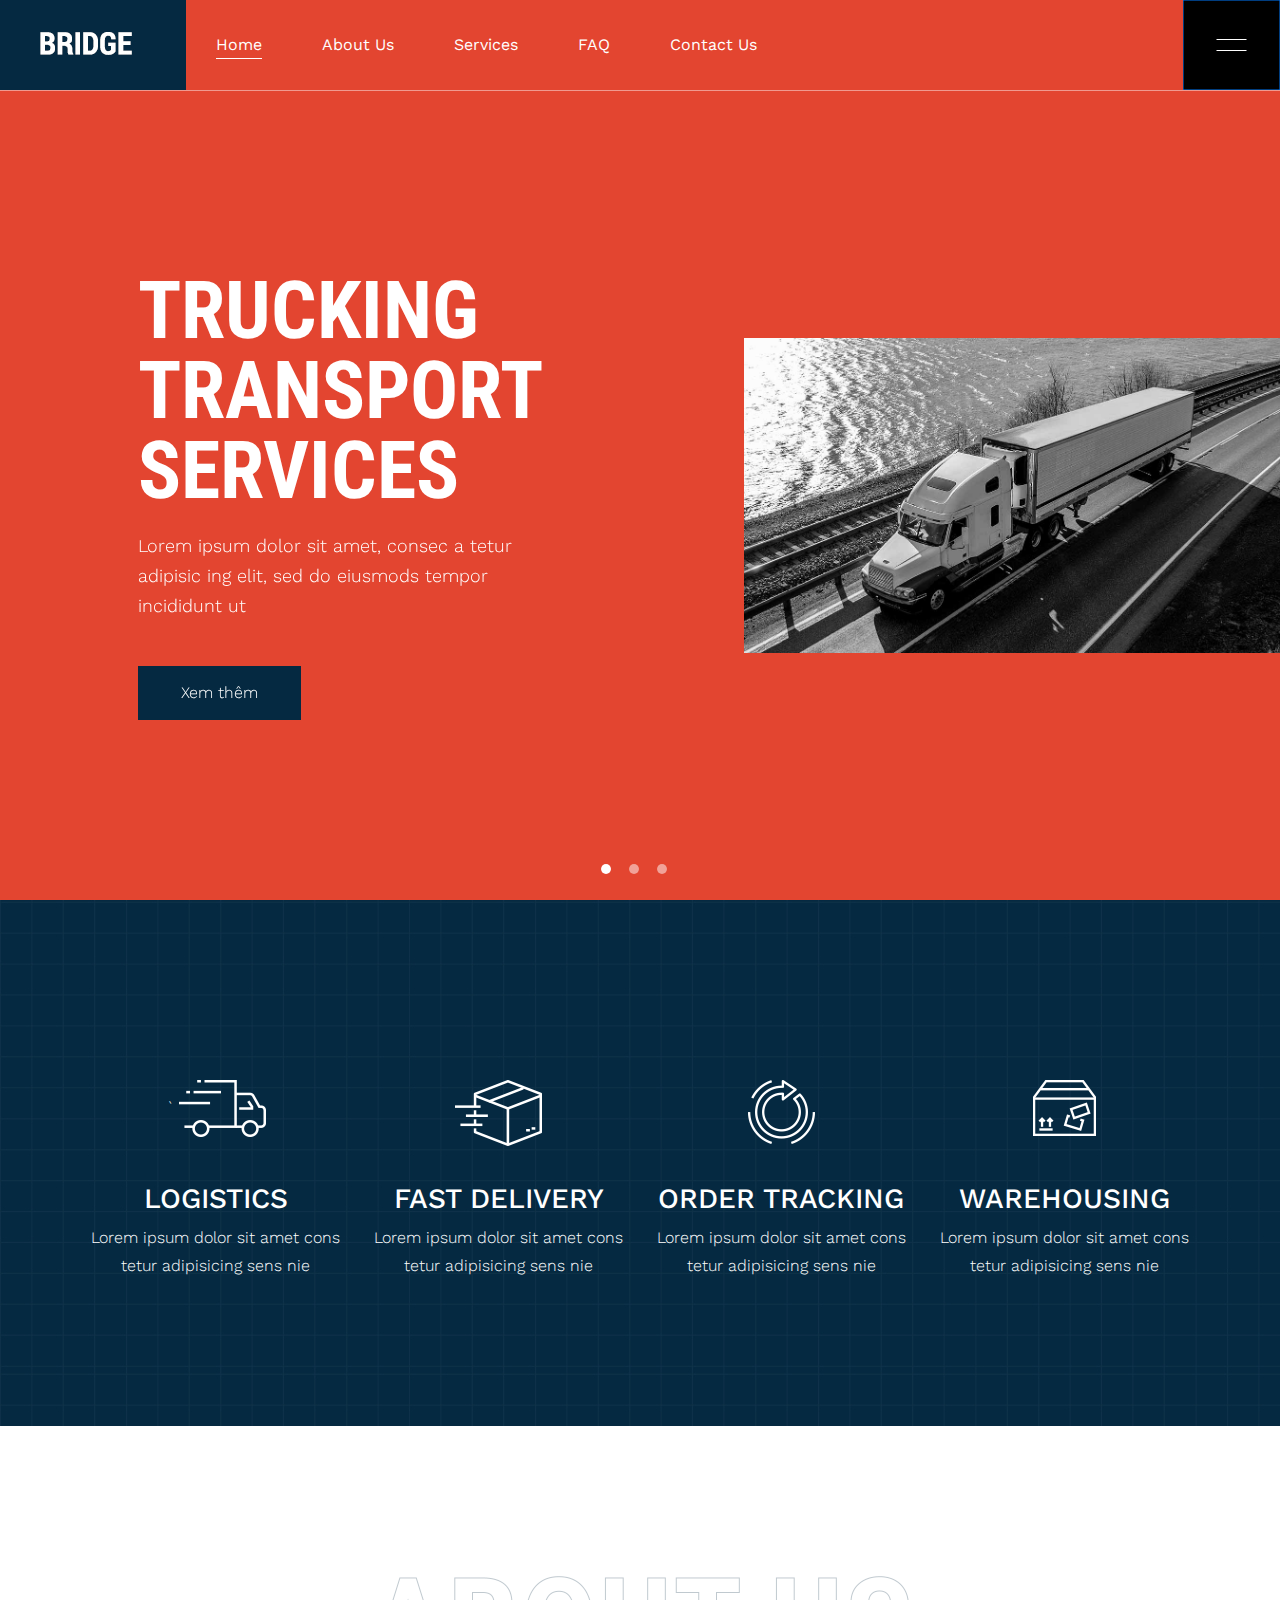
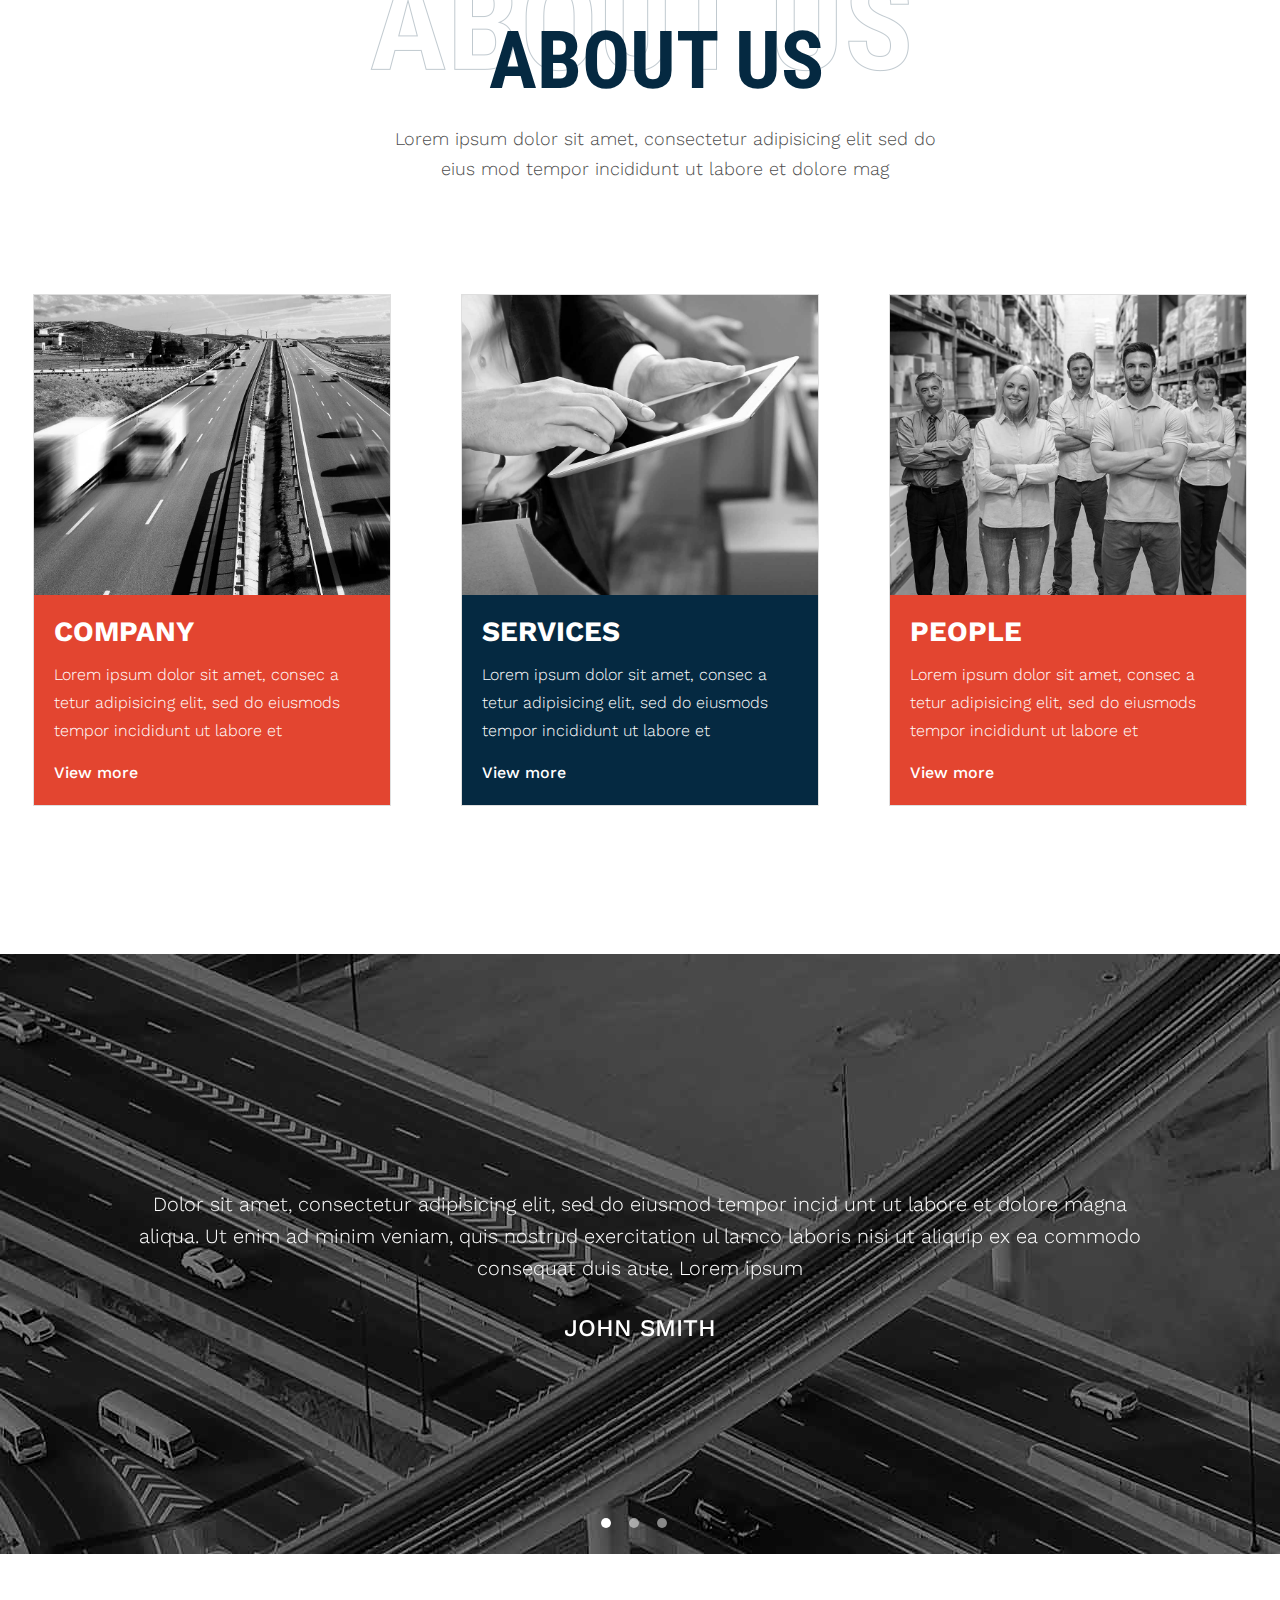
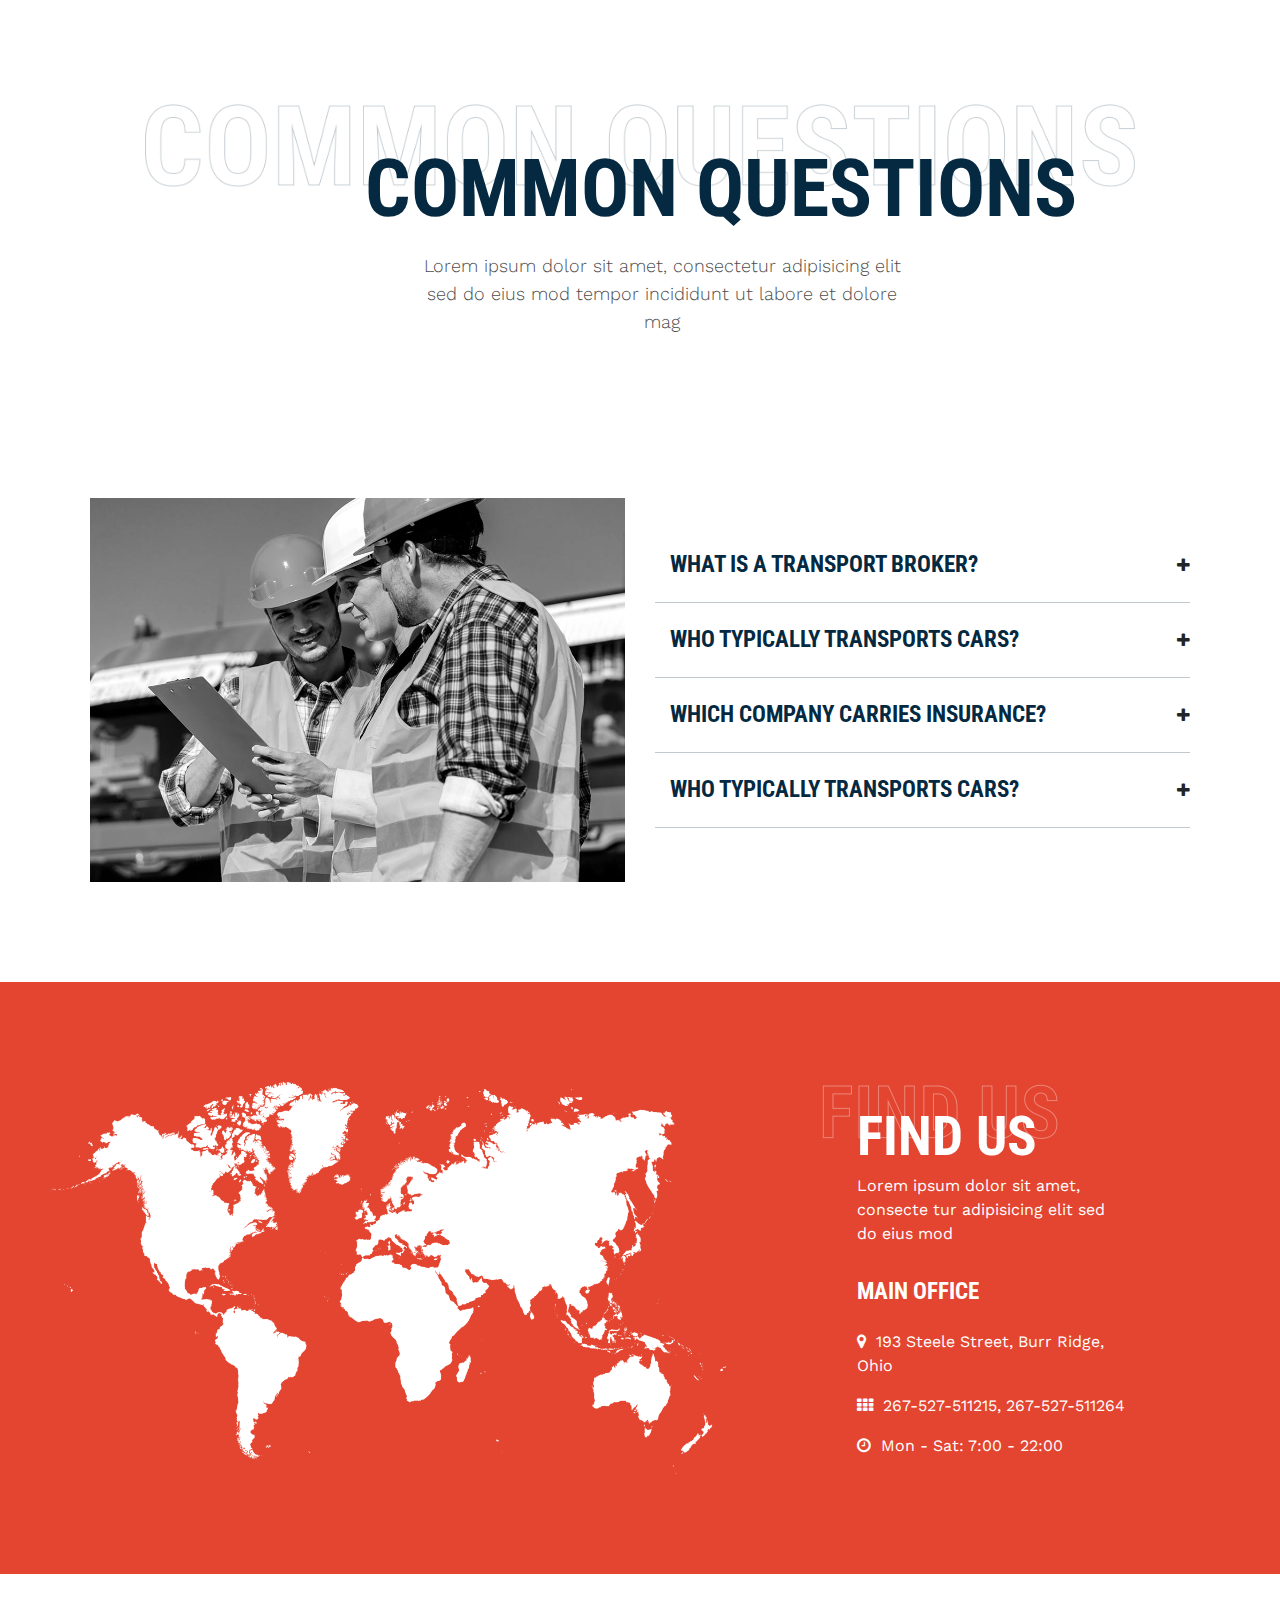
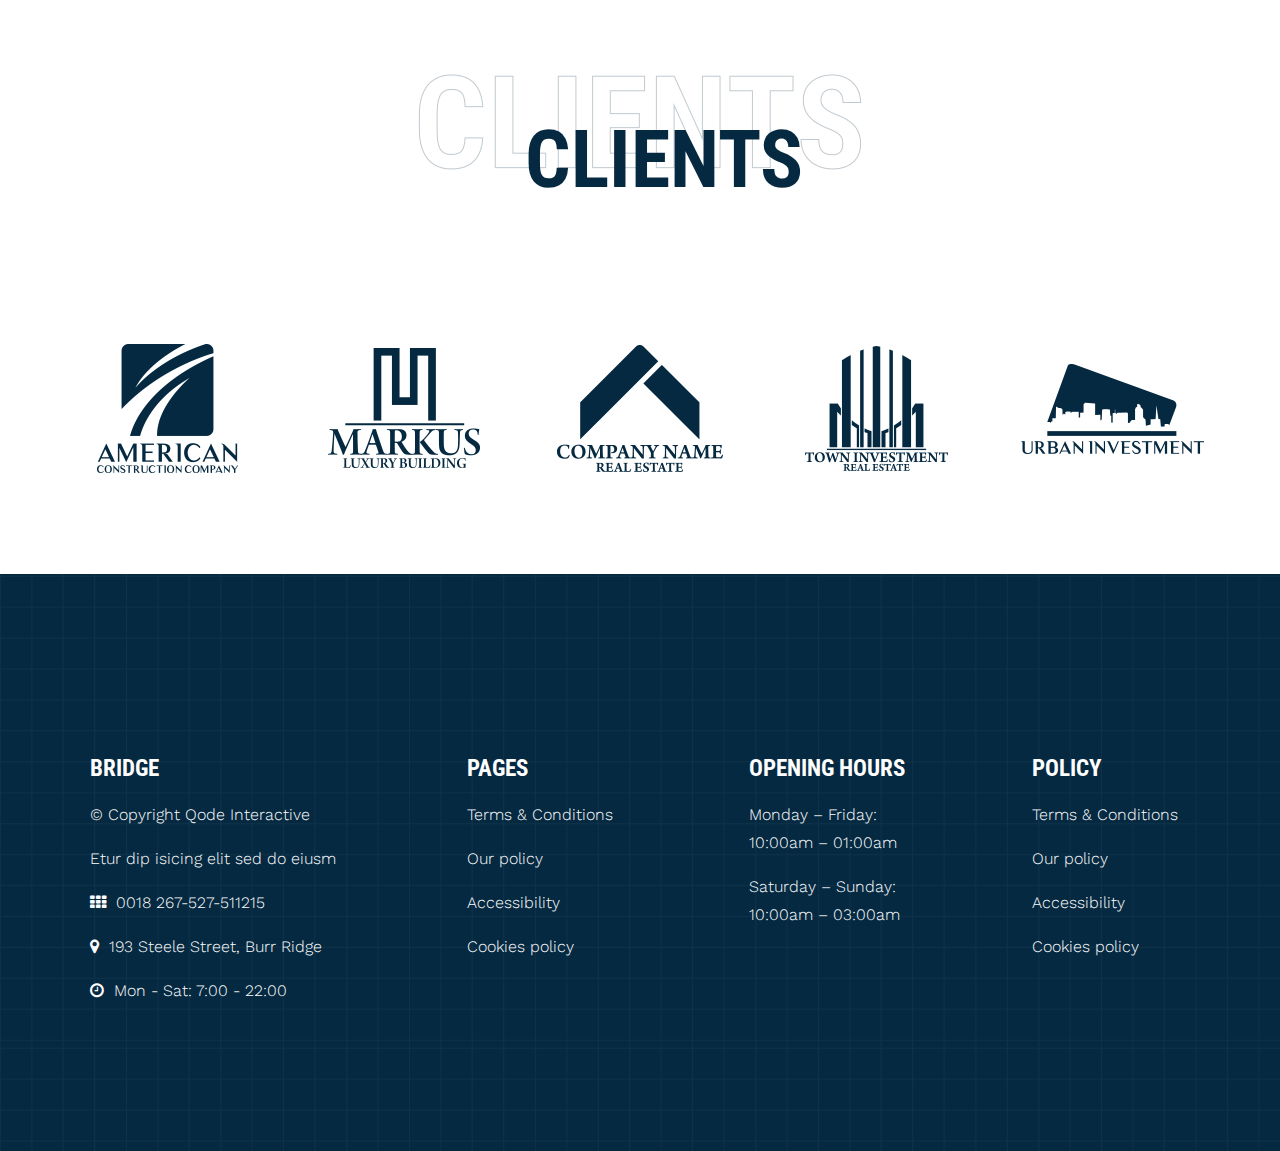
<file: index.html>
<!doctype html>
<html lang="en">
  <head>
    <meta charset="utf-8">
    <meta name="viewport" content="width=device-width, initial-scale=1, shrink-to-fit=no">
    
    <!-- Bootstrap CSS -->
    <link rel="stylesheet" href="public/library/bootstrap/css/bootstrap.min.css" >
   
    <title>Hello, Bac!</title>
    <!-- <link rel="stylesheet" type="text/css" href="public/font-awesome/font-awesome.min.css"> -->

    <link rel="stylesheet" type="text/css" href="https://stackpath.bootstrapcdn.com/font-awesome/4.7.0/css/font-awesome.min.css">

    <link href="https://fonts.googleapis.com/css2?family=Roboto+Condensed:wght@300;400;700&display=swap" rel="stylesheet">

    <link href="https://fonts.googleapis.com/css2?family=Work+Sans:wght@100;200;300;400&display=swap" rel="stylesheet">
    <link rel="stylesheet" type="text/css" href="public/css/main.css">
    <link rel="stylesheet" type="text/css" href="public/css/style.css">

  </head>
  <body>
    
    <div class="wrapper">
      <div class="header">
        <!-- menu bar -->
        <div class="menu_bar">
            <nav class="navbar navbar-expand-lg navbar-light bg-custom">
              <a href="index.html" imageanchor="1">
                <img class="menu_bar_logo" src="public/images/logo.jpg">
                
                <img class="menu_bar_mobile_logo" src="public/images/mobile-logo.png">
              </a>
                <button class="navbar-toggler" type="button" data-toggle="collapse" data-target="#navbarSupportedContent" aria-controls="navbarSupportedContent" aria-expanded="false" aria-label="Toggle navigation">
                  <span class="navbar-toggler-icon"></span>
                </button>

                <div class="collapse navbar-collapse" id="navbarSupportedContent">
                  <ul class="navbar-nav mr-auto navbar_menu">
                    <li class="nav-item">
                      <a class="nav-link active" href="#">Home <span class="sr-only">(current)</span></a>
                    </li>
                    <li class="nav-item">
                      <a class="nav-link" href="about_us.html">About Us</a>
                    </li>
                    <li class="nav-item">
                      <a class="nav-link" href="services.html" tabindex="-1" aria-disabled="true">Services</a>
                    </li>
                    <li class="nav-item">
                      <a class="nav-link" href="faq.html" tabindex="-1" aria-disabled="true">FAQ</a>
                    </li>
                    <li class="nav-item">
                      <a class="nav-link border_none" href="contact_us.html" tabindex="-1" aria-disabled="true">Contact Us</a>
                    </li>
                  </ul>
                  <div class="form-inline my-2 my-lg-0 nav_item_right">

                    <li class="nav-item">
                      <span class="icon_menu"><i class="fa fa-th"></i></span>
                      <span>018 267-27-511</span>
                    </li>
                    <li class="nav-item">
                      <span class="icon_menu"><i class="fa fa-map-marker"></i></span>
                      <span>193 Steele Street, NY</i></span>
                    </li>
                   <div class="side_menu_button">
                      <a class="side_menu_button_link normal qode-side-menu-button-svg" href="javascript:void(0)">

                      <svg version="1.1" x="0px" y="0px" width="97px" height="90px" viewBox="0 0 97 90" enable-background="new 0 0 97 90" xml:space="preserve">
                      <rect width="97" height="90"></rect>
                      <line stroke-miterlimit="10" x1="33.5" y1="39.5" x2="63.5" y2="39.5"></line>
                      <line stroke-miterlimit="10" x1="33.5" y1="50.5" x2="63.5" y2="50.5"></line>
                      </svg> </a>
                    </div>

                  </div>
                </div>
            </nav>
        </div>
        <div class="clearfix"></div>
        <!-- slider top -->
        <div class="slider_top">
          <!-- <img class="header_img_s" src="public/images/header/s-typ.png" > -->
            <div class="first_view">
              <div id="carouselExampleCaptions" class="carousel slide" data-ride="carousel">
                <ol class="carousel-indicators">
                  <li data-target="#carouselExampleCaptions" data-slide-to="0" class="active"></li>
                  <li data-target="#carouselExampleCaptions" data-slide-to="1"></li>
                  <li data-target="#carouselExampleCaptions" data-slide-to="2"></li>
                </ol>
                <div class="carousel-inner">

                  <div class="carousel-item active carousel-item-custom">
                    <div class="row align-items-center">
                      <div class="col-md-6 col-sm-12">
                        
                          <div class="trucking_block">
                            <h1 class="trucking_title">TRUCKING TRANSPORT SERVICES</h1>
                            <p class="trucking_content">Lorem ipsum dolor sit amet, consec a tetur adipisic ing elit, sed do eiusmods tempor incididunt ut </p>
                            <div class="">
                               <a class="view_more_trucking" href="#">Xem thêm</a>
                             </div>

                          </div>
                        

                      </div>
                      <div class="col-md-6 col-sm-12 img_trucking_block">
                        <div class="slider_image">
                          <img src="public/images/slide/rev-image-1.jpg" class="w-100 trucking_img" alt="...">
                        </div>
                      </div>
                    </div>
                  </div>

                  <div class="carousel-item carousel-item-custom">
                    <div class="row align-items-center">
                      <div class="col-md-6 col-sm-12">
                        
                          <div class="trucking_block">
                            <h1 class="trucking_title">TRUCKING TRANSPORT SERVICES</h1>
                            <p class="trucking_content">Lorem ipsum dolor sit amet, consec a tetur adipisic ing elit, sed do eiusmods tempor incididunt ut </p>
                            <div class="">
                               <a class="view_more_trucking" href="#">Xem thêm</a>
                             </div>

                          </div>
                        

                      </div>
                      <div class="col-md-6 col-sm-12 img_trucking_block">
                        <div class="slider_image">
                          <img src="public/images/slide/rev-image-2.jpg" class="w-100 trucking_img" alt="...">
                        </div>
                      </div>
                    </div>
                  </div>

                  <div class="carousel-item carousel-item-custom">
                    <div class="row align-items-center">
                      <div class="col-md-6 col-sm-12">
                        
                          <div class="trucking_block">
                            <h1 class="trucking_title">TRUCKING TRANSPORT SERVICES</h1>
                            <p class="trucking_content">Lorem ipsum dolor sit amet, consec a tetur adipisic ing elit, sed do eiusmods tempor incididunt ut </p>
                            <div class="">
                               <a class="view_more_trucking" href="#">Xem thêm</a>
                             </div>

                          </div>
                        

                      </div>
                      <div class="col-md-6 col-sm-12 img_trucking_block">
                        <div class="slider_image">
                          <img src="public/images/slide/rev-image-3.jpg" class="w-100 trucking_img" alt="...">
                        </div>
                      </div>
                    </div>
                  </div>

                  
                </div>
                
              </div>
            </div>
            
        </div>
      </div>
      <!-- section-boxed -->
      <div class="section_boxed">
        <div class="container_custom">
          <div class="row">
            <div class="col-sm-3 box">
                <div class="icon_section-boxed pb-5">
          `        <img src="public/images/box/icon-1.png">
                </div>
                <h3>LOGISTICS</h3>
                <p class="service_text">
                  Lorem ipsum dolor sit amet cons tetur adipisicing sens nie
                </p>
            </div>
            <div class="col-sm-3 box">
               <div class="icon_section-boxed pb-5">
                  <img src="public/images/box/icon-2.png">
                </div>
                <h3>FAST DELIVERY</h3>
                <p class="service_text">
                  Lorem ipsum dolor sit amet cons tetur adipisicing sens nie
                </p>
            </div>
            <div class="col-sm-3 box">
                <div class="icon_section-boxed pb-5">
                  <img src="public/images/box/icon-3.png">
                </div>
                <h3>ORDER TRACKING</h3>
                <p class="service_text">
                  Lorem ipsum dolor sit amet cons tetur adipisicing sens nie
                </p>
            </div>
            <div class="col-sm-3 box">
                <div class="icon_section-boxed pb-5">
                  <img src="public/images/box/icon-4.png">
                </div>
                <h3>WAREHOUSING</h3>
                <p class="service_text">
                  Lorem ipsum dolor sit amet cons tetur adipisicing sens nie
                </p>
            </div>
          </div>
        </div>
      </div>
      <!-- about us -->
      <div class="container_custom_card">
        <div class="about_us_top text-center mb-5">
            <div class="about_us_intro">
              <!-- <div class="about_us_image"> </div> -->
              <img class="about_us_image" src="public/images/background/section-title-image-1.png">
              <p class="about_us_text">ABOUT US</p>
              <p class="about_us_content">Lorem ipsum dolor sit amet, consectetur adipisicing elit sed do eius mod tempor incididunt ut labore et dolore mag</p>
            </div>
        </div>

        <div class="row">
          <div class="col-sm-4 box_card mb-5">
            <div class="card">
              <img src="public/images/card/home-image-1.jpg" class="card-img-top" alt="...">
              <div class="card-body card_body_1">
                <h5 class="card-title">COMPANY</h5>
                <p class="card-text">Lorem ipsum dolor sit amet, consec a tetur adipisicing elit, sed do eiusmods tempor incididunt ut labore et</p>
                <a href="#" class="view_more">View more
                  <i class="fa fa-angle-right view_more_icon"></i>
                </a>

              </div>
            </div>
          </div>

          <div class="col-sm-4 box_card mb-5">
            <div class="card">
              <img src="public/images/card/home-image-2-1.jpg" class="card-img-top" alt="...">
              <div class="card-body card_body_2">
                <h5 class="card-title">SERVICES</h5>
                <p class="card-text">Lorem ipsum dolor sit amet, consec a tetur adipisicing elit, sed do eiusmods tempor incididunt ut labore et</p>
                <a href="#" class="view_more">View more
                  <i class="fa fa-angle-right view_more_icon"></i>
                </a>
              </div>
            </div>
          </div>

          <div class="col-sm-4 box_card mb-5">
            <div class="card">
              <img src="public/images/card/home-image-3.jpg" class="card-img-top" alt="...">
              <div class="card-body card_body_3">
                <h5 class="card-title">PEOPLE</h5>
                <p class="card-text">Lorem ipsum dolor sit amet, consec a tetur adipisicing elit, sed do eiusmods tempor incididunt ut labore et</p>
                <a href="#" class="view_more">View more
                  <i class="fa fa-angle-right view_more_icon"></i>
                </a>
              </div>
            </div>
          </div>  
        </div>
        
      </div>
      <!-- slider bottom -->
      <div class="slide_bottom">
          <div class="bd-example">
            <div id="carouselExampleCaptions2" class="carousel slide" data-ride="carousel">
              <ol class="carousel-indicators">
                <li data-target="#carouselExampleCaptions2" data-slide-to="0" class="active"></li>
                <li data-target="#carouselExampleCaptions2" data-slide-to="1"></li>
                <li data-target="#carouselExampleCaptions2" data-slide-to="2"></li>
              </ol>
              <div class="carousel-inner">
                <div class="carousel-item active">
                  <div class="slide_item">
                    <div class="slide_bottom_block">
                      <p>Dolor sit amet, consectetur adipisicing elit, sed do eiusmod tempor incid unt ut labore et dolore magna aliqua. Ut enim ad minim veniam, quis nostrud exercitation ul lamco laboris nisi ut aliquip ex ea commodo consequat duis aute. Lorem ipsum</p>
                      <h4>John Smith</h4>
                    </div>
                  </div>
                </div>
                <div class="carousel-item">
                    <div class="slide_item">
                      <div class="slide_bottom_block">
                        <p>Dolor sit amet, consectetur adipisicing elit, sed do eiusmod tempor incid unt ut labore et dolore magna aliqua. Ut enim ad minim veniam, quis nostrud exercitation ul lamco laboris nisi ut aliquip ex ea commodo consequat duis aute. Lorem ipsum</p>
                        <h4>John Smith</h4>
                      </div>
                    </div>
                </div>
                <div class="carousel-item">
                    <div class="slide_item">
                      <div class="slide_bottom_block">
                        <p>Dolor sit amet, consectetur adipisicing elit, sed do eiusmod tempor incid unt ut labore et dolore magna aliqua. Ut enim ad minim veniam, quis nostrud exercitation ul lamco laboris nisi ut aliquip ex ea commodo consequat duis aute. Lorem ipsum</p>
                        <h4>John Smith</h4>
                      </div>
                    </div>
                </div>
              </div>
             
            </div>
          </div>
      </div>

      <!-- common question -->
      <div class="container_custom container_custom_footer_mobile">
        <div class="common_questions_top text-center">
            <div class="common_questions_intro">
              <div class="common_questions_image"> 
                <img src="public/images/background/section-title-image-2.png">
              </div>
              <p class="common_questions_text">COMMON QUESTIONS</p>
              <p class="common_questions_content">Lorem ipsum dolor sit amet, consectetur adipisicing elit sed do eius mod tempor incididunt ut labore et dolore mag</p>
            </div>  
        </div>
      </div>
      <!-- dropdown -->
      <div class="container_custom" style="margin-top: 0px">

          <div class="row">
              <div class="col-sm-6 common_questions_img mt-4">
                <img src="public/images/card/home-image-4.jpg" width="100%">
              </div>
              <div class="col-sm-6 common_questions_block">
                      <div class="hieuung">
                        <div class="motkhoi" >
                          <div class="motkhoi_title" >
                            <span>WHAT IS A TRANSPORT BROKER?</span>
                            <i class="fa fa-plus"></i>
                          </div>
                          <div class="ndmotkhoi">
                          Lorem ipsum dolor sit amet, consectetur adipisicing elit. Nobis vitae ea, at quidem distinctio, sint minus tenetur quas. Ab nemo id quae dolorem odit saepe. Numquam minus autem, accusamus cumque.
                          </div>
                        </div>

                        <div class="motkhoi" >
                          <div class="motkhoi_title" >
                            <span>WHO TYPICALLY TRANSPORTS CARS? </span>
                            <i class="fa fa-plus"></i>
                          </div>
                          <div class="ndmotkhoi">
                          Lorem ipsum dolor sit amet, consectetur adipisicing elit. Nobis vitae ea, at quidem distinctio, sint minus tenetur quas. Ab nemo id quae dolorem odit saepe. Numquam minus autem, accusamus cumque.
                          </div>
                        </div>

                        <div class="motkhoi">
                          <div class="motkhoi_title" >
                            <span>WHICH COMPANY CARRIES INSURANCE? </span>
                            <i class="fa fa-plus"></i>
                          </div>
                          <div class="ndmotkhoi">
                          Lorem ipsum dolor sit amet, consectetur adipisicing elit. Nobis vitae ea, at quidem distinctio, sint minus tenetur quas. Ab nemo id quae dolorem odit saepe. Numquam minus autem, accusamus cumque.
                          </div>
                        </div>

                        <div class="motkhoi">
                          <div class="motkhoi_title" >
                            <span>WHO TYPICALLY TRANSPORTS CARS? </span>
                            <i class="fa fa-plus"></i>
                          </div>
                          <div class="ndmotkhoi">
                          Lorem ipsum dolor sit amet, consectetur adipisicing elit. Nobis vitae ea, at quidem distinctio, sint minus tenetur quas. Ab nemo id quae dolorem odit saepe. Numquam minus autem, accusamus cumque.
                          </div>
                        </div>
                      </div>
              </div>
          </div>

      </div>

      <!-- map -->
      <div class="container-fluid find_us_map">
        <div class="row">
          <div class="col-sm-7 find_us_img">
            <img src="public/images/revolution-map.png" width="100%">
          </div>
          <div class="col-sm-3 offset-1 find_us_block mt-4">
            <div class="item_find_us">
              <div class="find_us_content">
                <div class="find_us_content_bk"></div>
                <h4 class="">find us</h4>
              </div>
              
              <p>
                Lorem ipsum dolor sit amet, consecte tur adipisicing elit sed do eius mod
              </p>
            </div>

            <div class="item_find_us">
              <h4 class="find_us_content_title">main office</h4>
              <div class="find_us_content">
                <p>
                  <i class="fa fa-map-marker"></i>&nbsp; 193 Steele Street, Burr Ridge, Ohio
                </p>
                <p>
                  <i class="fa fa-th"></i>  &nbsp;267-527-511215, 267-527-511264
                </p>
                <p>
                  <i class="fa fa-clock-o"></i>  &nbsp;Mon - Sat: 7:00 - 22:00
                </p>
              </div>
              
            </div>
             
          </div>
        </div>
      </div>

      <!-- clients -->
      <div class="container_custom_client">

        <div class="client_top text-center">
          <div class="client_intro">
            <img class="client_image" src="public/images/background/section-title-image-3.png">
            <p class="client_text">CLIENTS</p>
              
          </div>
        </div>

        <div class="row">
          <div class="col-sm-2_custom text-center">
              <img src="public/images/client/client-1.png" w-100>
          </div>
          <div class="col-sm-2_custom text-center">
              <img src="public/images/client/client-2.png" w-100>
          </div>
          <div class="col-sm-2_custom text-center">
              <img src="public/images/client/client-3.png" w-100>
          </div>
          <div class="col-sm-2_custom text-center">
              <img src="public/images/client/client-4.png" w-100>
          </div>
          <div class="col-sm-2_custom text-center">
              <img src="public/images/client/client-5.png" w-100>
          </div>
        </div>
      </div>

      <!-- footer -->
      
      <div class="section_boxed_footer">
        <div class="container_custom container_custom_footer_mobile">
          <div class="row">
            <div class="col-sm-4 box_footer">
                
                <h5>BRIDGE</h5>
                <p> © Copyright <a href="">Qode Interactive</a></p>
                <p> Etur dip isicing elit sed do eiusm</p>
                
                <p>
                  <i class="fa fa-th"></i>  &nbsp;0018 267-527-511215
                </p>
                <p >
                  <i class="fa fa-map-marker"></i> &nbsp;193 Steele Street, Burr Ridge
                </p>
                
                <p >
                  <i class="fa fa-clock-o"></i>  &nbsp;Mon - Sat: 7:00 - 22:00
                </p>

            </div>

            <div class="col-sm-3 box_footer">
               
                <h5>PAGES</h5>
                <p>
                  <a href="#"> Terms & Conditions </a>
                </p>
                <p>
                  <a href="#"> Our policy </a>
                </p>
                <p>
                  <a href="#"> Accessibility </a>
                </p>
                <p>
                  <a href="#"> Cookies policy </a>
                </p>
            </div>
            <div class="col-sm-3 box_footer">
                
                <h5>OPENING HOURS</h5>
                <p>
                  Monday – Friday:<br>
                  10:00am – 01:00am
                </p>
                <p>
                  Saturday – Sunday:<br>
                  10:00am – 03:00am
                </p>

            </div>
            <div class="col-sm-2 box_footer">
               
                <h5>POLICY</h5>
                <p>
                 <a href="#"> Terms & Conditions </a>
                </p>
                <p>
                  <a href="#"> Our policy </a>
                </p>
                <p>
                  <a href="#"> Accessibility </a>
                </p>
                <p>
                  <a href="#"> Cookies policy </a>
                </p>
            </div>

          </div>
        </div>
      </div>
      
      <!-- menu right fix -->
      <div class="menu_right">
        <div class="menu_right_content">
          <div class="close_menu">
            <img src="public/images/close_side_menu.png">
          </div>
          <img src="public/images/sidearea-logo.png">
          <p class="mt-3 mb-5">Lorem ipsum dolor sit amet, consec a tetur adipisicing elit, sed do eiusmods tempor incididunt ut labore et</p>
          <div class="menu_right_content_text">
            <p>
              <i class="fa fa-th"></i>  &nbsp;&nbsp;0018 267-527-511215
            </p>
            <p>
              <i class="fa fa-map-marker"></i> &nbsp;&nbsp;193 Steele Street, Burr Ridge
            </p>
            <p>
              <i class="fa fa-clock-o"></i>  &nbsp;&nbsp;Mon - Sat: 7:00 - 22:00
            </p>
          </div>
        </div>
      </div>

      <!-- back top -->
      <div id="back_to_top" class="on">
          <i class="fa fa-angle-up"></i>
      </div>

    </div>
   

    <!-- <script src="public/library/jquery/jquery-3.3.1.slim.min.js" ></script> -->
    <script src="public/library/jquery/jquery.min.js"></script>
    <script src="public/js/popper.min.js" ></script>
    <script src="public/library/bootstrap/js/bootstrap.min.js"></script>

    <script type="text/javascript" src="public/js/main.js"></script>

  </body>
</html>
</file>
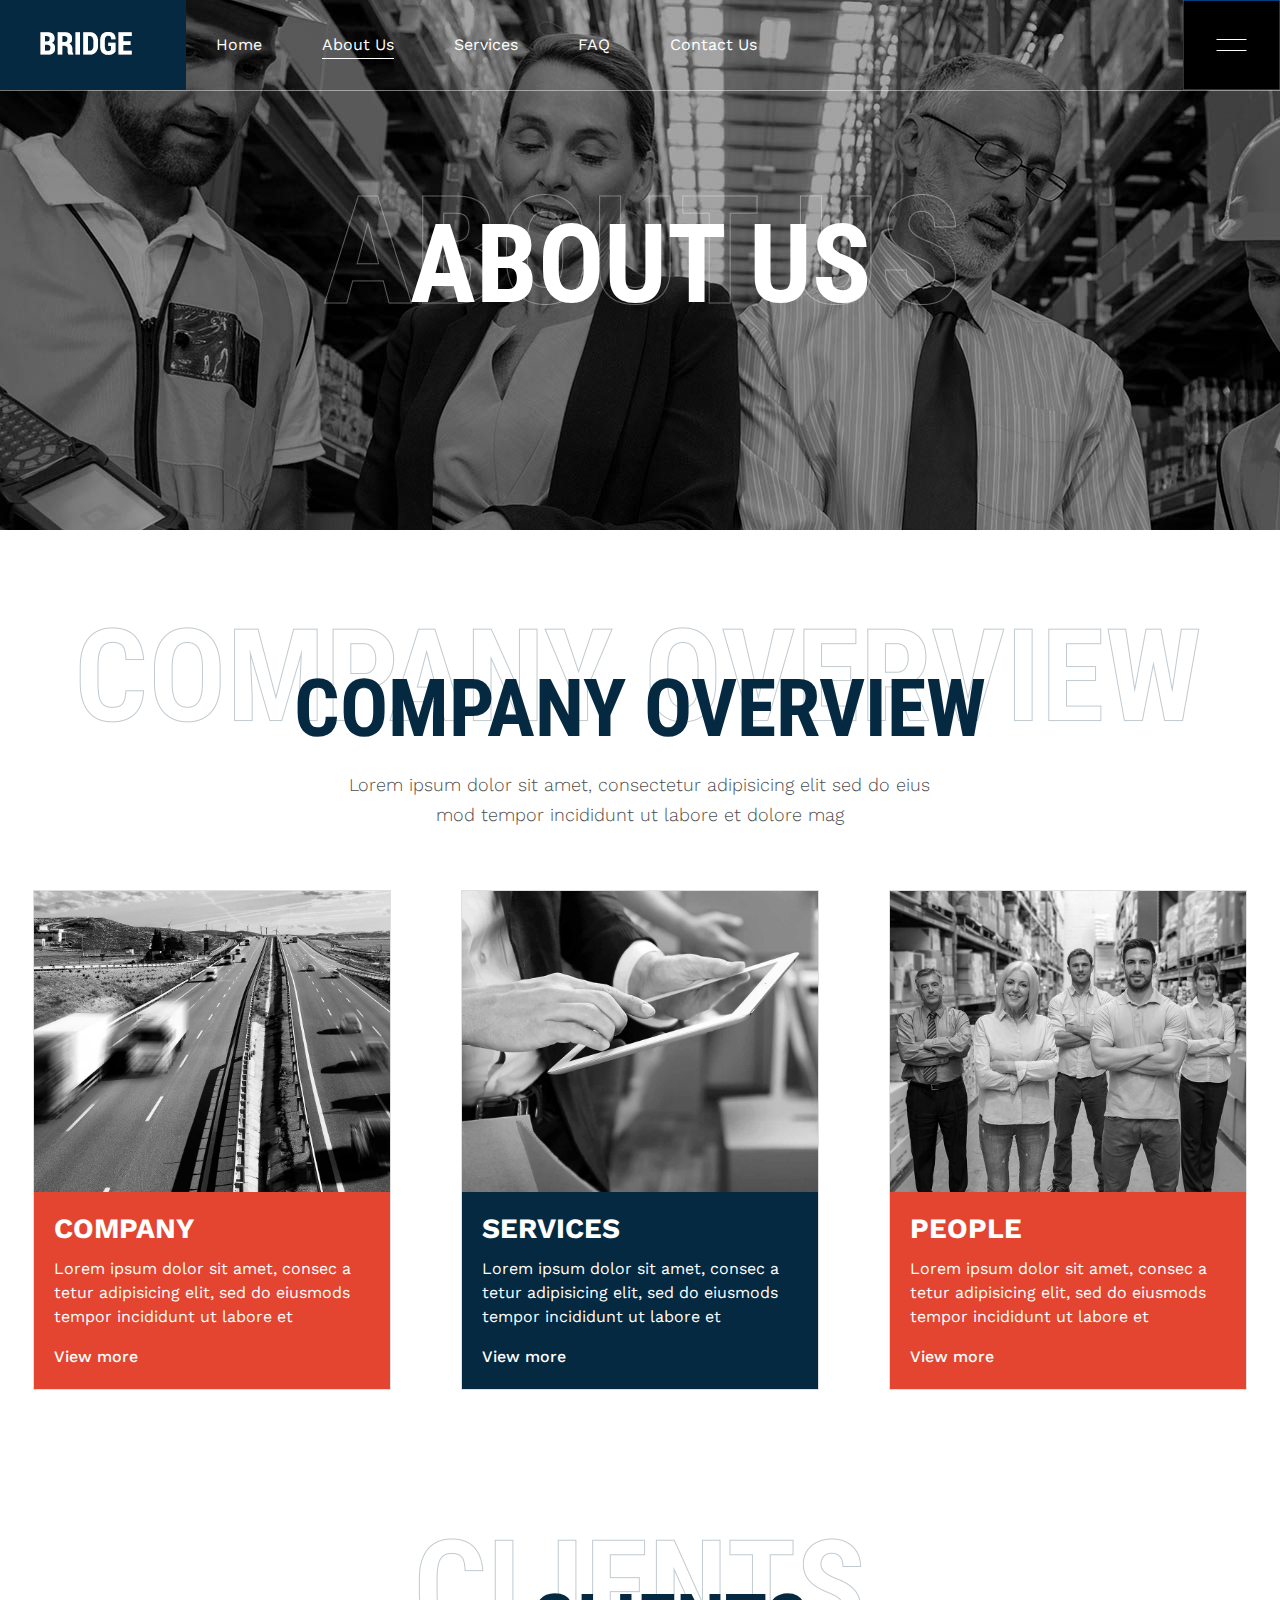
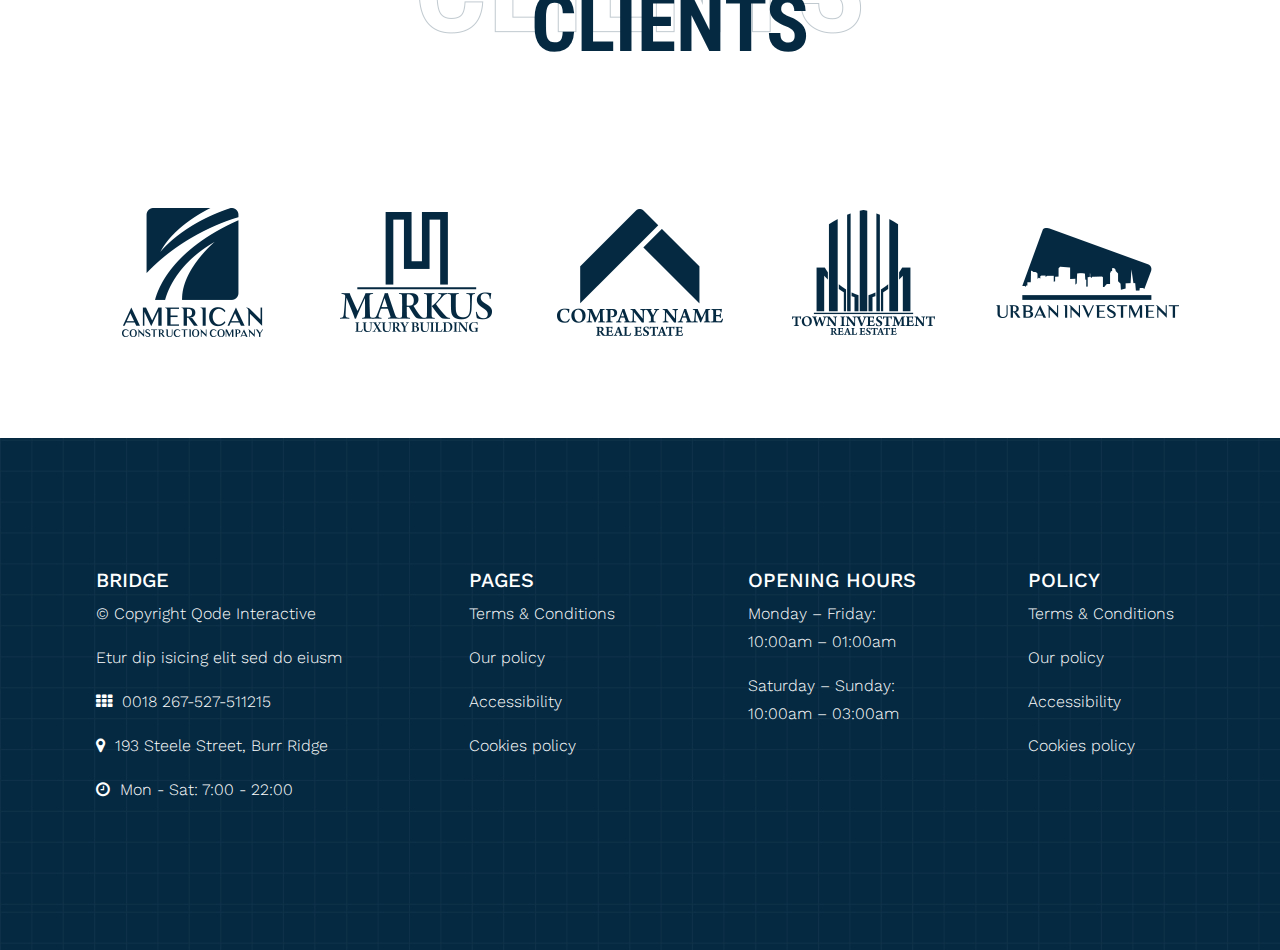
<file: about_us.html>
<!doctype html>
<html lang="en">
  <head>
    <meta charset="utf-8">
    <meta name="viewport" content="width=device-width, initial-scale=1, shrink-to-fit=no">

    <!-- Bootstrap CSS -->
    <link rel="stylesheet" href="public/library/bootstrap/css/bootstrap.min.css" >
    
    <title>Hello, About us!</title>
    <!-- <link rel="stylesheet" type="text/css" href="public/font-awesome/font-awesome.min.css"> -->

    <link rel="stylesheet" type="text/css" href="https://stackpath.bootstrapcdn.com/font-awesome/4.7.0/css/font-awesome.min.css">
    <link href="https://fonts.googleapis.com/css2?family=Roboto+Condensed&family=Roboto:wght@300&family=Work+Sans:wght@100&display=swap" rel="stylesheet">

    <link href="https://fonts.googleapis.com/css2?family=Work+Sans:wght@100;200;300;400&display=swap" rel="stylesheet">

    <link rel="stylesheet" type="text/css" href="public/css/main.css">
    <link rel="stylesheet" type="text/css" href="public/css/about_us.css">

  </head>
  <body>
    
    <div class="wrapper">
      <div class="header">
        <!-- menu bar -->
        <div class="menu_bar">
            <nav class="navbar navbar-expand-lg navbar-light bg-custom">
              <a href="index.html">
                <img class="menu_bar_logo" src="public/images/logo.jpg">
                <img class="menu_bar_mobile_logo" src="public/images/mobile-logo.png">
              </a>
                <button class="navbar-toggler" type="button" data-toggle="collapse" data-target="#navbarSupportedContent" aria-controls="navbarSupportedContent" aria-expanded="false" aria-label="Toggle navigation">
                  <span class="navbar-toggler-icon"></span>
                </button>

                <div class="collapse navbar-collapse" id="navbarSupportedContent">
                  <ul class="navbar-nav mr-auto navbar_menu">
                    <li class="nav-item">
                      <a class="nav-link" href="index.html">Home <span class="sr-only">(current)</span></a>
                    </li>
                    <li class="nav-item">
                      <a class="nav-link active" href="#">About Us</a>
                    </li>
                    <li class="nav-item">
                      <a class="nav-link" href="services.html" tabindex="-1" aria-disabled="true">Services</a>
                    </li>
                    <li class="nav-item">
                      <a class="nav-link" href="faq.html" tabindex="-1" aria-disabled="true">FAQ</a>
                    </li>
                    <li class="nav-item">
                      <a class="nav-link border_none" href="contact_us.html" tabindex="-1" aria-disabled="true">Contact Us</a>
                    </li>
                  </ul>
                  <div class="form-inline my-2 my-lg-0 nav_item_right">

                    <li class="nav-item">
                      <span class="icon_menu"><i class="fa fa-th"></i></span>
                      <span>018 267-27-511</span>
                    </li>
                    <li class="nav-item">
                      <span class="icon_menu"><i class="fa fa-map-marker"></i></span>
                      <span>193 Steele Street, NY</i></span>
                    </li>
                   <div class="side_menu_button">
                      <a class="side_menu_button_link normal qode-side-menu-button-svg" href="javascript:void(0)">

                      <svg version="1.1" x="0px" y="0px" width="97px" height="90px" viewBox="0 0 97 90" enable-background="new 0 0 97 90" xml:space="preserve">
                      <rect width="97" height="90"></rect>
                      <line stroke-miterlimit="10" x1="33.5" y1="39.5" x2="63.5" y2="39.5"></line>
                      <line stroke-miterlimit="10" x1="33.5" y1="50.5" x2="63.5" y2="50.5"></line>
                      </svg> </a>
                    </div>

                  </div>
                </div>
            </nav>
        </div>
        <div class="services_bk">
          <div class="about_us_text_bk">ABOUT US</div>
        </div>
        <div class="clearfix"></div>
        <!-- slider top -->
        
      </div>
      
      <!-- about us -->
      <div class="container_custom_card container_custom_mobile">

      
        <div class="about_us_top text-center">
            <div class="about_us_intro">
              <!-- <img src="public/images/background/section-title-image-4.png" class="about_us_image"> -->
              <div class="about_us_block">
                <p class="about_us_text">COMPANY OVERVIEW</p>
                <p class="about_us_content">Lorem ipsum dolor sit amet, consectetur adipisicing elit sed do eius mod tempor incididunt ut labore et dolore mag</p>
              </div>
            </div>
        </div>

        <div class="row card_content">
          <div class="col-sm-4 box_card mb-5">
            <div class="card">
              <img src="public/images/card/home-image-1.jpg" class="card-img-top" alt="...">
              <div class="card-body card_body_1">
                <h5 class="card-title">COMPANY</h5>
                <p class="card-text">Lorem ipsum dolor sit amet, consec a tetur adipisicing elit, sed do eiusmods tempor incididunt ut labore et</p>
                <a href="#" class="view_more">View more
                  <i class="fa fa-angle-right view_more_icon"></i>
                </a>

              </div>
            </div>
          </div>

          <div class="col-sm-4 box_card mb-5">
            <div class="card">
              <img src="public/images/card/home-image-2-1.jpg" class="card-img-top" alt="...">
              <div class="card-body card_body_2">
                <h5 class="card-title">SERVICES</h5>
                <p class="card-text">Lorem ipsum dolor sit amet, consec a tetur adipisicing elit, sed do eiusmods tempor incididunt ut labore et</p>
                <a href="#" class="view_more">View more
                  <i class="fa fa-angle-right view_more_icon"></i>
                </a>
              </div>
            </div>
          </div>

          <div class="col-sm-4 box_card mb-5">
            <div class="card">
              <img src="public/images/card/home-image-3.jpg" class="card-img-top" alt="...">
              <div class="card-body card_body_3">
                <h5 class="card-title">PEOPLE</h5>
                <p class="card-text">Lorem ipsum dolor sit amet, consec a tetur adipisicing elit, sed do eiusmods tempor incididunt ut labore et</p>
                <a href="#" class="view_more">View more
                  <i class="fa fa-angle-right view_more_icon"></i>
                </a>
              </div>
            </div>
          </div>  
        </div>

      </div>

      <!-- clients -->
      <div class="container_custom container_custom_mobile">

        <div class="client_top text-center">
          <div class="client_intro">
            <!-- <div class="client_image"> </div> -->
            <img class="client_image" src="public/images/background/section-title-image-3.png">
            <p class="client_text">CLIENTS</p>
              
            </div>
        </div>

        <div class="row">
          <div class="col-sm-2_custom text-center">
              <img src="public/images/client/client-1.png" w-100>
          </div>
          <div class="col-sm-2_custom text-center">
              <img src="public/images/client/client-2.png" w-100>
          </div>
          <div class="col-sm-2_custom text-center">
              <img src="public/images/client/client-3.png" w-100>
          </div>
          <div class="col-sm-2_custom text-center">
              <img src="public/images/client/client-4.png" w-100>
          </div>
          <div class="col-sm-2_custom text-center">
              <img src="public/images/client/client-5.png" w-100>
          </div>
        </div>
      </div>

      <!-- footer -->
    
      
      <div class="section_boxed_footer">
        <div class="container_custom container_custom_footer_mobile">
          <div class="row">
            <div class="col-sm-4 box_footer">
                
                <h5>BRIDGE</h5>
                <p> © Copyright <a href="">Qode Interactive</a></p>
                <p> Etur dip isicing elit sed do eiusm</p>
                
                <p>
                  <i class="fa fa-th"></i>  &nbsp;0018 267-527-511215
                </p>
                <p >
                  <i class="fa fa-map-marker"></i> &nbsp;193 Steele Street, Burr Ridge
                </p>
                
                <p >
                  <i class="fa fa-clock-o"></i>  &nbsp;Mon - Sat: 7:00 - 22:00
                </p>

            </div>

            <div class="col-sm-3 box_footer">
               
                <h5>PAGES</h5>
                <p>
                  <a href="#"> Terms & Conditions </a>
                </p>
                <p>
                  <a href="#"> Our policy </a>
                </p>
                <p>
                  <a href="#"> Accessibility </a>
                </p>
                <p>
                  <a href="#"> Cookies policy </a>
                </p>
            </div>
            <div class="col-sm-3 box_footer">
                
                <h5>OPENING HOURS</h5>
                <p>
                  Monday – Friday:<br>
                  10:00am – 01:00am
                </p>
                <p>
                  Saturday – Sunday:<br>
                  10:00am – 03:00am
                </p>

            </div>
            <div class="col-sm-2 box_footer">
               
                <h5>POLICY</h5>
                <p>
                 <a href="#"> Terms & Conditions </a>
                </p>
                <p>
                  <a href="#"> Our policy </a>
                </p>
                <p>
                  <a href="#"> Accessibility </a>
                </p>
                <p>
                  <a href="#"> Cookies policy </a>
                </p>
            </div>

          </div>
        </div>
      </div>
      
      <!-- menu right fix -->
      <div class="menu_right">
        <div class="menu_right_content">
          <div class="close_menu">
            <img src="public/images/close_side_menu.png">
          </div>
          <img src="public/images/sidearea-logo.png">
          <p class="mt-3 mb-5">Lorem ipsum dolor sit amet, consec a tetur adipisicing elit, sed do eiusmods tempor incididunt ut labore et</p>
          <div class="menu_right_content_text">
            <p>
              <i class="fa fa-th"></i>  &nbsp;&nbsp;0018 267-527-511215
            </p>
            <p>
              <i class="fa fa-map-marker"></i> &nbsp;&nbsp;193 Steele Street, Burr Ridge
            </p>
            <p>
              <i class="fa fa-clock-o"></i>  &nbsp;&nbsp;Mon - Sat: 7:00 - 22:00
            </p>
          </div>
        </div>
      </div>

      <!-- back top -->
      <div id="back_to_top" class="on">
          <i class="fa fa-angle-up"></i>
      </div>

    </div>
   

    <!-- <script src="public/library/jquery/jquery-3.3.1.slim.min.js" ></script> -->
    <script src="public/library/jquery/jquery.min.js"></script>
    <script src="public/js/popper.min.js" ></script>
    <script src="public/library/bootstrap/js/bootstrap.min.js"></script>

    <script type="text/javascript" src="public/js/main.js"></script>

  </body>
</html>
</file>
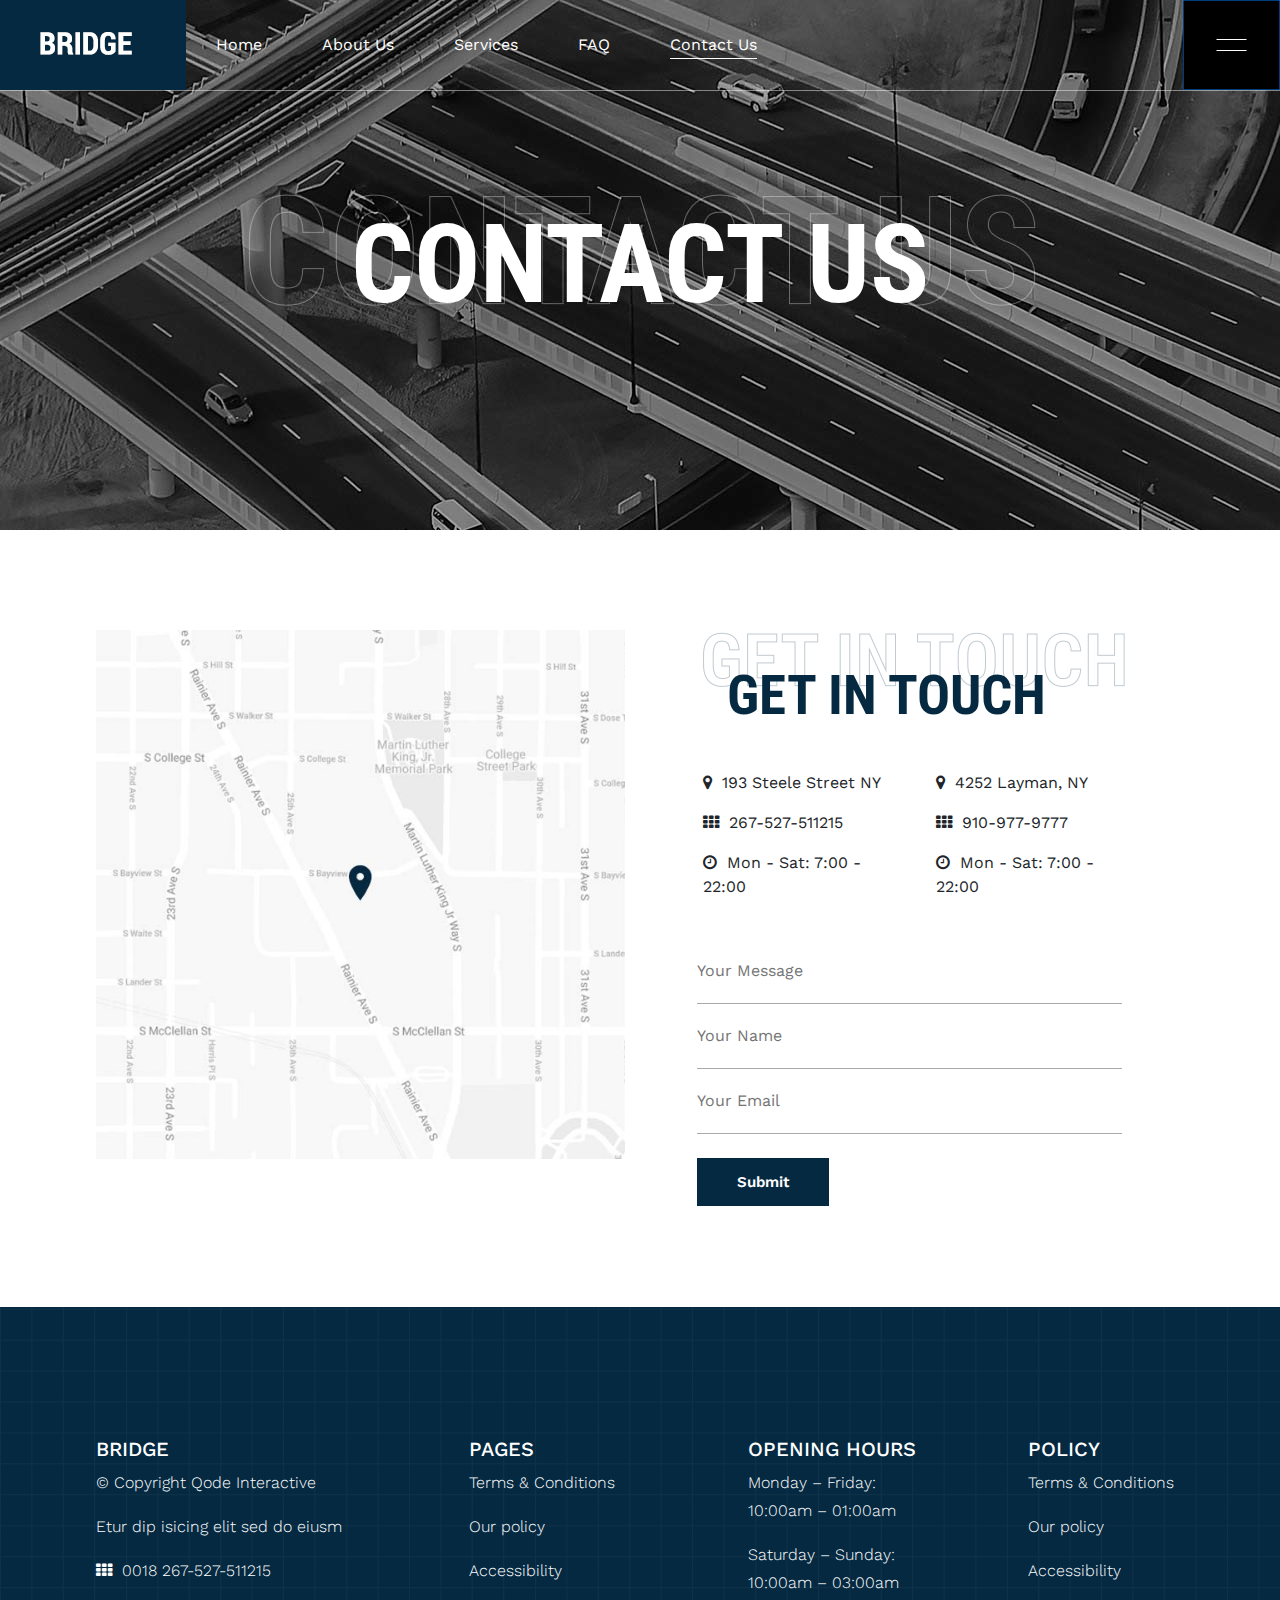
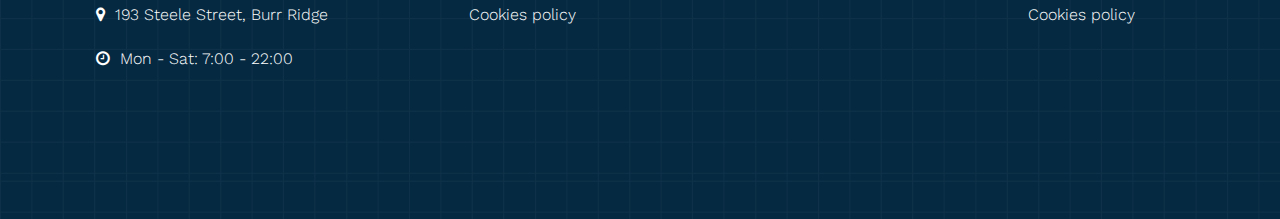
<file: contact_us.html>
<!doctype html>
<html lang="en">
  <head>
    <meta charset="utf-8">
    <meta name="viewport" content="width=device-width, initial-scale=1, shrink-to-fit=no">

    <!-- Bootstrap CSS -->
    <link rel="stylesheet" href="public/library/bootstrap/css/bootstrap.min.css" >
    <title>Hello, Contact us!</title>
    <!-- <link rel="stylesheet" type="text/css" href="public/font-awesome/font-awesome.min.css"> -->

    <link rel="stylesheet" type="text/css" href="https://stackpath.bootstrapcdn.com/font-awesome/4.7.0/css/font-awesome.min.css">
    <link href="https://fonts.googleapis.com/css2?family=Roboto+Condensed&family=Roboto:wght@300&family=Work+Sans:wght@100&display=swap" rel="stylesheet">

    <link href="https://fonts.googleapis.com/css2?family=Work+Sans:wght@100;200;300;400&display=swap" rel="stylesheet">
    <link rel="stylesheet" type="text/css" href="public/css/main.css">
    <link rel="stylesheet" type="text/css" href="public/css/contact_us.css">

  </head>
  <body>
    
    <div class="wrapper">
      <div class="header">
        <!-- menu bar -->
        <div class="menu_bar">
            <nav class="navbar navbar-expand-lg navbar-light bg-custom">
              <a href="index.html">
                <img class="menu_bar_logo" src="public/images/logo.jpg">
                <img class="menu_bar_mobile_logo" src="public/images/mobile-logo.png">
              </a>
                <button class="navbar-toggler" type="button" data-toggle="collapse" data-target="#navbarSupportedContent" aria-controls="navbarSupportedContent" aria-expanded="false" aria-label="Toggle navigation">
                  <span class="navbar-toggler-icon"></span>
                </button>

                <div class="collapse navbar-collapse" id="navbarSupportedContent">
                  <ul class="navbar-nav mr-auto navbar_menu">
                    <li class="nav-item">
                      <a class="nav-link" href="index.html">Home <span class="sr-only">(current)</span></a>
                    </li>
                    <li class="nav-item">
                      <a class="nav-link" href="about_us.html">About Us</a>
                    </li>
                    <li class="nav-item">
                      <a class="nav-link" href="services.html" tabindex="-1" aria-disabled="true">Services</a>
                    </li>
                    <li class="nav-item">
                      <a class="nav-link" href="faq.html" tabindex="-1" aria-disabled="true">FAQ</a>
                    </li>
                    <li class="nav-item">
                      <a class="nav-link active border_none" href="#" tabindex="-1" aria-disabled="true">Contact Us</a>
                    </li>
                  </ul>
                  <div class="form-inline my-2 my-lg-0 nav_item_right">

                    <li class="nav-item">
                      <span class="icon_menu"><i class="fa fa-th"></i></span>
                      <span>018 267-27-511</span>
                    </li>
                    <li class="nav-item">
                      <span class="icon_menu"><i class="fa fa-map-marker"></i></span>
                      <span>193 Steele Street, NY</i></span>
                    </li>
                   <div class="side_menu_button">
                      <a class="side_menu_button_link normal qode-side-menu-button-svg" href="javascript:void(0)">

                      <svg version="1.1" x="0px" y="0px" width="97px" height="90px" viewBox="0 0 97 90" enable-background="new 0 0 97 90" xml:space="preserve">
                      <rect width="97" height="90"></rect>
                      <line stroke-miterlimit="10" x1="33.5" y1="39.5" x2="63.5" y2="39.5"></line>
                      <line stroke-miterlimit="10" x1="33.5" y1="50.5" x2="63.5" y2="50.5"></line>
                      </svg> </a>
                    </div>

                  </div>
                </div>
            </nav>
        </div>
        <div class="services_bk">
            <div class="about_us_text_bk">CONTACT US</div>
        </div>
        <div class="clearfix"></div>
        <!-- slider top -->
        
      </div>
      
      
      <!-- FAST DELIVERY -->
      <div class="container_custom">
          <div class="row">
              <div class="col-sm-6 mb-5 fast_delivery_card">
                <img src="public/images/card/map.jpg" width="100%" height="100%">
              </div>
              <div class="col-sm-5 ml-5 fast_delivery_content">
                  <div class="">

                    <div class="fast_delivery mb-4">
                      <img src="public/images/background/section-title-image-5.png" class="fast_delivery_bk">
                        <h5 class="fast_delivery_text pl-4">GET IN TOUCH</h5>
                        <!-- <div class="fast_delivery_bk"></div> -->
                    </div>

                    <div class="" >
                      <div class="row">
                          <div class="col-sm-6">
                              <p>
                                <i class="fa fa-map-marker"></i> &nbsp;193 Steele Street NY
                              </p>
                              <p>
                                <i class="fa fa-th"></i>  &nbsp;267-527-511215
                              </p>
                              <p>
                                <i class="fa fa-clock-o"></i>  &nbsp;Mon - Sat: 7:00 - 22:00
                              </p>
                          </div>
                          <div class="col-sm-6 touch_address">
                              <p>
                                <i class="fa fa-map-marker"></i> &nbsp;4252 Layman, NY
                              </p>
                              <p>
                                <i class="fa fa-th"></i>  &nbsp;910-977-9777
                              </p>
                              <p>
                                <i class="fa fa-clock-o"></i>  &nbsp;Mon - Sat: 7:00 - 22:00
                              </p>
                          </div>
                      </div>
                      <div class="row mt-4">
                          <form class="form_contact ml-4">
                            <div class="input_contact_us">
                              <div class="row">
                                <input type="text" placeholder="Your Message" name="">
                              </div>
                              <div class="row">
                                <input type="text" placeholder="Your Name" name="">
                              </div>
                              <div class="row">
                                <input type="text" placeholder="Your Email" name="">
                              </div>

                              <div class="row">
                                 <button class="view_more mt-4">
                                  Submit
                                </button>
                              </div>
                            </div> 

                             
                          </form>
                      </div>
                      

                    </div>
                  </div>
              </div>
          </div>
      </div>

     
      <!-- footer -->
      
      <div class="section_boxed_footer">
        <div class="container_custom container_custom_footer_mobile">
          <div class="row">
            <div class="col-sm-4 box_footer">
                
                <h5>BRIDGE</h5>
                <p> © Copyright <a href="">Qode Interactive</a></p>
                <p> Etur dip isicing elit sed do eiusm</p>
                
                <p>
                  <i class="fa fa-th"></i>  &nbsp;0018 267-527-511215
                </p>
                <p >
                  <i class="fa fa-map-marker"></i> &nbsp;193 Steele Street, Burr Ridge
                </p>
                
                <p >
                  <i class="fa fa-clock-o"></i>  &nbsp;Mon - Sat: 7:00 - 22:00
                </p>

            </div>

            <div class="col-sm-3 box_footer">
               
                <h5>PAGES</h5>
                <p>
                  <a href="#"> Terms & Conditions </a>
                </p>
                <p>
                  <a href="#"> Our policy </a>
                </p>
                <p>
                  <a href="#"> Accessibility </a>
                </p>
                <p>
                  <a href="#"> Cookies policy </a>
                </p>
            </div>
            <div class="col-sm-3 box_footer">
                
                <h5>OPENING HOURS</h5>
                <p>
                  Monday – Friday:<br>
                  10:00am – 01:00am
                </p>
                <p>
                  Saturday – Sunday:<br>
                  10:00am – 03:00am
                </p>

            </div>
            <div class="col-sm-2 box_footer">
               
                <h5>POLICY</h5>
                <p>
                 <a href="#"> Terms & Conditions </a>
                </p>
                <p>
                  <a href="#"> Our policy </a>
                </p>
                <p>
                  <a href="#"> Accessibility </a>
                </p>
                <p>
                  <a href="#"> Cookies policy </a>
                </p>
            </div>

          </div>
        </div>
      </div>
      
      <!-- menu right fix -->
      <div class="menu_right">
        <div class="menu_right_content">
          <div class="close_menu">
            <img src="public/images/close_side_menu.png">
          </div>
          <img src="public/images/sidearea-logo.png">
          <p class="mt-3 mb-5">Lorem ipsum dolor sit amet, consec a tetur adipisicing elit, sed do eiusmods tempor incididunt ut labore et</p>
          <div class="menu_right_content_text">
            <p>
              <i class="fa fa-th"></i>  &nbsp;&nbsp;0018 267-527-511215
            </p>
            <p>
              <i class="fa fa-map-marker"></i> &nbsp;&nbsp;193 Steele Street, Burr Ridge
            </p>
            <p>
              <i class="fa fa-clock-o"></i>  &nbsp;&nbsp;Mon - Sat: 7:00 - 22:00
            </p>
          </div>
        </div>
      </div>

      <!-- back top -->
      <div id="back_to_top" class="on">
          <i class="fa fa-angle-up"></i>
      </div>

    </div>
   

    <!-- <script src="public/library/jquery/jquery-3.3.1.slim.min.js" ></script> -->
    <script src="public/library/jquery/jquery.min.js"></script>
    <script src="public/js/popper.min.js" ></script>
    <script src="public/library/bootstrap/js/bootstrap.min.js"></script>

    <script type="text/javascript" src="public/js/main.js"></script>

  </body>
</html>
</file>
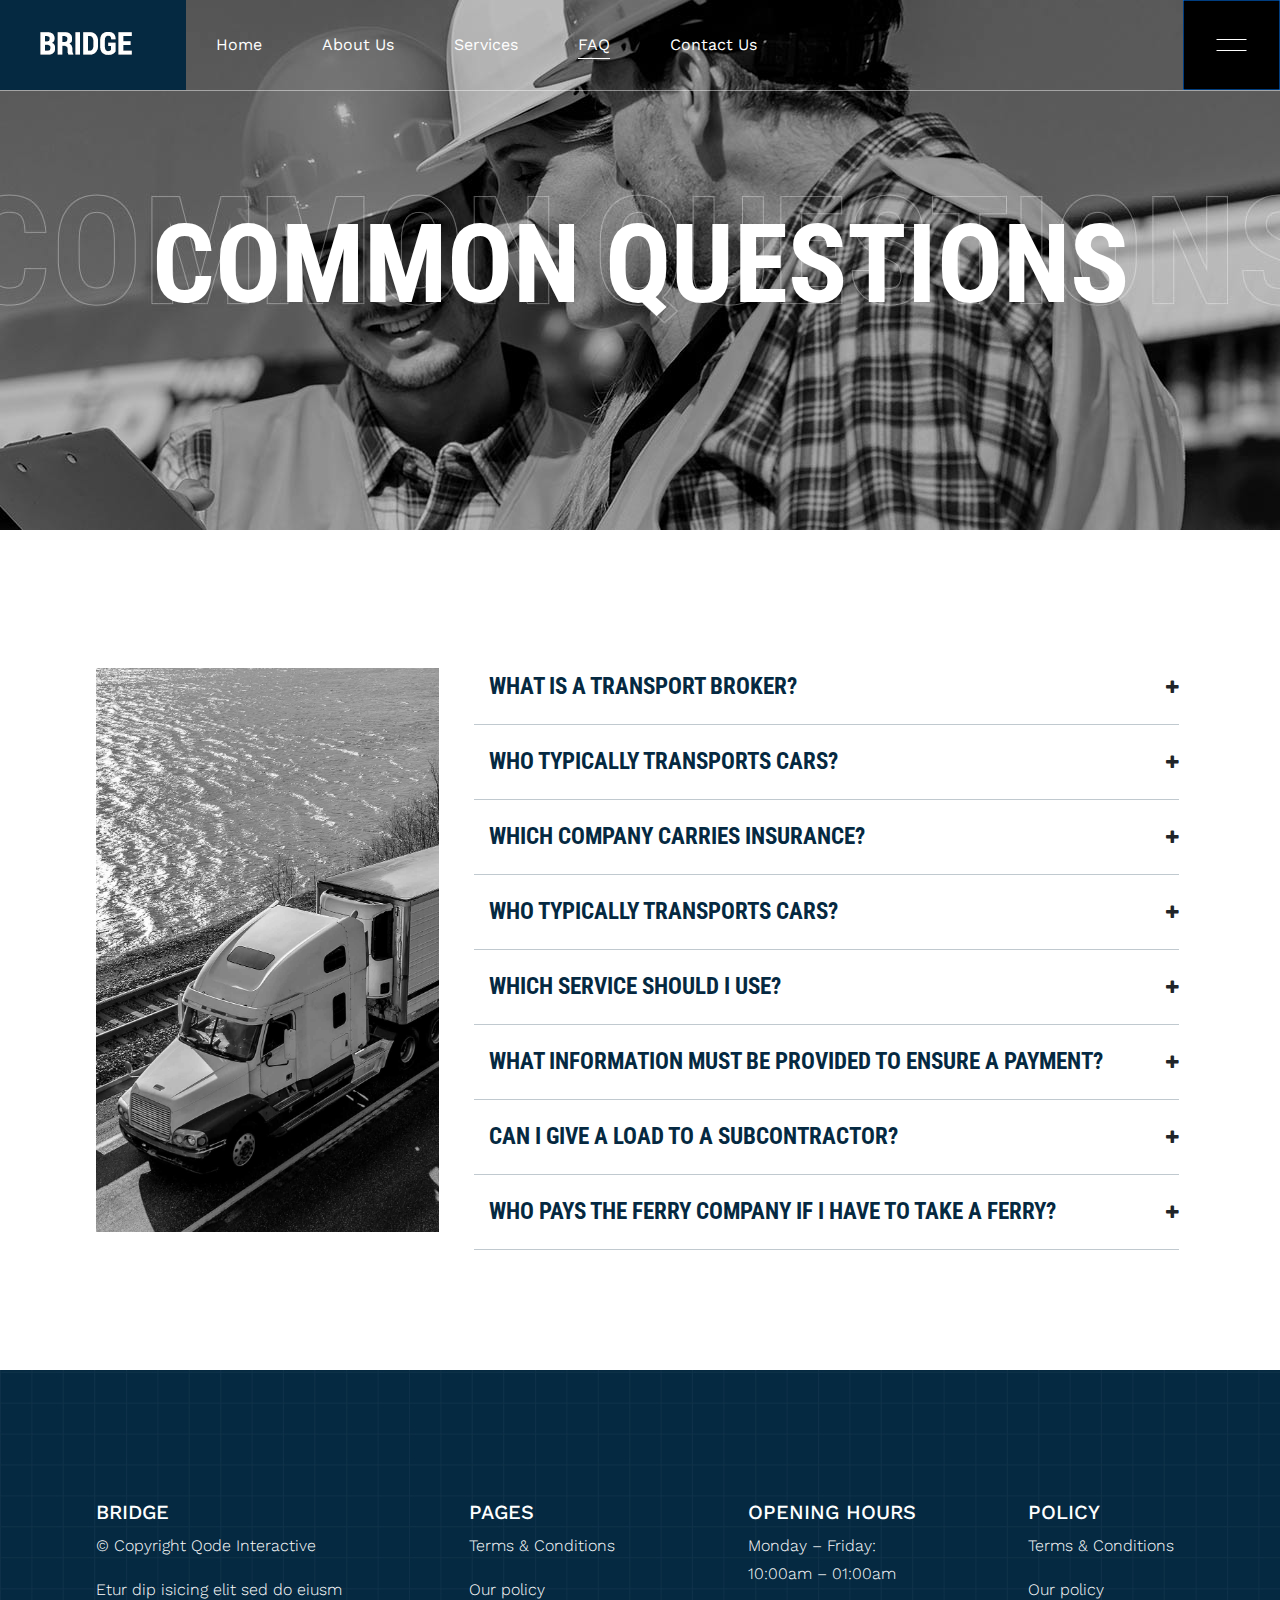
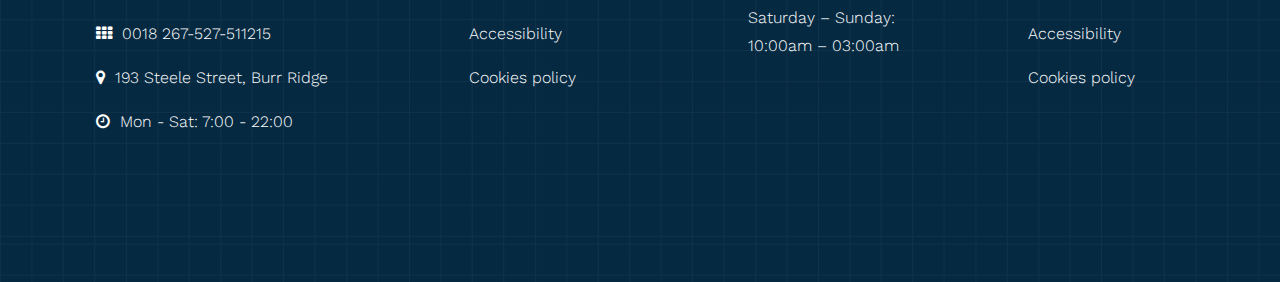
<file: faq.html>
<!doctype html>
<html lang="en">
  <head>
    <meta charset="utf-8">
    <meta name="viewport" content="width=device-width, initial-scale=1, shrink-to-fit=no">

    <!-- Bootstrap CSS -->
    <link rel="stylesheet" href="public/library/bootstrap/css/bootstrap.min.css" >
    <title>Hello, FAQ!</title>
    <!-- <link rel="stylesheet" type="text/css" href="public/font-awesome/font-awesome.min.css"> -->

    <link rel="stylesheet" type="text/css" href="https://stackpath.bootstrapcdn.com/font-awesome/4.7.0/css/font-awesome.min.css">
    <link href="https://fonts.googleapis.com/css2?family=Roboto+Condensed&family=Roboto:wght@300&family=Work+Sans:wght@100&display=swap" rel="stylesheet">

    <link href="https://fonts.googleapis.com/css2?family=Work+Sans:wght@100;200;300;400&display=swap" rel="stylesheet">
    <link rel="stylesheet" type="text/css" href="public/css/main.css">
    <link rel="stylesheet" type="text/css" href="public/css/faq.css">

  </head>
  <body>
    
    <div class="wrapper">
      <div class="header">
        <!-- menu bar -->
        <div class="menu_bar">
            <nav class="navbar navbar-expand-lg navbar-light bg-custom">
              <a href="index.html">
                <img class="menu_bar_logo" src="public/images/logo.jpg">
                <img class="menu_bar_mobile_logo" src="public/images/mobile-logo.png">
              </a>
                <button class="navbar-toggler" type="button" data-toggle="collapse" data-target="#navbarSupportedContent" aria-controls="navbarSupportedContent" aria-expanded="false" aria-label="Toggle navigation">
                  <span class="navbar-toggler-icon"></span>
                </button>

                <div class="collapse navbar-collapse" id="navbarSupportedContent">
                  <ul class="navbar-nav mr-auto navbar_menu">
                    <li class="nav-item">
                      <a class="nav-link" href="index.html">Home <span class="sr-only">(current)</span></a>
                    </li>
                    <li class="nav-item">
                      <a class="nav-link" href="about_us.html">About Us</a>
                    </li>
                    <li class="nav-item">
                      <a class="nav-link" href="services.html" tabindex="-1" aria-disabled="true">Services</a>
                    </li>
                    <li class="nav-item">
                      <a class="nav-link active" href="#" tabindex="-1" aria-disabled="true">FAQ</a>
                    </li>
                    <li class="nav-item">
                      <a class="nav-link border_none" href="contact_us.html" tabindex="-1" aria-disabled="true">Contact Us</a>
                    </li>
                  </ul>
                  <div class="form-inline my-2 my-lg-0 nav_item_right">

                    <li class="nav-item">
                      <span class="icon_menu"><i class="fa fa-th"></i></span>
                      <span>018 267-27-511</span>
                    </li>
                    <li class="nav-item">
                      <span class="icon_menu"><i class="fa fa-map-marker"></i></span>
                      <span>193 Steele Street, NY</i></span>
                    </li>
                   <div class="side_menu_button">
                      <a class="side_menu_button_link normal qode-side-menu-button-svg" href="javascript:void(0)">

                      <svg version="1.1" x="0px" y="0px" width="97px" height="90px" viewBox="0 0 97 90" enable-background="new 0 0 97 90" xml:space="preserve">
                      <rect width="97" height="90"></rect>
                      <line stroke-miterlimit="10" x1="33.5" y1="39.5" x2="63.5" y2="39.5"></line>
                      <line stroke-miterlimit="10" x1="33.5" y1="50.5" x2="63.5" y2="50.5"></line>
                      </svg> </a>
                    </div>

                  </div>
                </div>
            </nav>
        </div>
        <div class="services_bk">
          <div class="about_us_text_bk">COMMON QUESTIONS</div>
        </div>
        <div class="clearfix"></div>
        <!-- slider top -->
        
      </div>
      
      
      <!-- FAST DELIVERY -->
      <div class="container_custom">
          <div class="row">
              <div class="col-lg-4 col-md-12 col-sm-12 align-self-center">
                <img src="public/images/card/faq-image-1.jpg" width="100%">
              </div>
              <div class="col-lg-8 col-md-12 col-sm-12 fast_delivery_content">
                  <div class="row">
                      <div class="hieuung">
                        <div class="motkhoi">
                          <div class="motkhoi_title">
                            <span>WHAT IS A TRANSPORT BROKER?</span>
                            <i class="fa fa-plus"></i>
                          </div>
                          <div class="ndmotkhoi">
                          Lorem ipsum dolor sit amet, consectetur adipisicing elit. Nobis vitae ea, at quidem distinctio, sint minus tenetur quas. Ab nemo id quae dolorem odit saepe. Numquam minus autem, accusamus cumque.
                          </div>
                        </div>

                        <div class="motkhoi">
                          <div class="motkhoi_title">
                            <span>WHO TYPICALLY TRANSPORTS CARS? </span>
                            <i class="fa fa-plus"></i>
                          </div>
                          <div class="ndmotkhoi">
                          Lorem ipsum dolor sit amet, consectetur adipisicing elit. Nobis vitae ea, at quidem distinctio, sint minus tenetur quas. Ab nemo id quae dolorem odit saepe. Numquam minus autem, accusamus cumque.
                          </div>
                        </div>

                        <div class="motkhoi">
                          <div class="motkhoi_title">
                            <span>WHICH COMPANY CARRIES INSURANCE? </span>
                            <i class="fa fa-plus"></i>
                          </div>
                          <div class="ndmotkhoi">
                          Lorem ipsum dolor sit amet, consectetur adipisicing elit. Nobis vitae ea, at quidem distinctio, sint minus tenetur quas. Ab nemo id quae dolorem odit saepe. Numquam minus autem, accusamus cumque.
                          </div>
                        </div>

                        <div class="motkhoi">
                          <div class="motkhoi_title">
                            <span>WHO TYPICALLY TRANSPORTS CARS? </span>
                            <i class="fa fa-plus"></i>
                          </div>
                          <div class="ndmotkhoi">
                          Lorem ipsum dolor sit amet, consectetur adipisicing elit. Nobis vitae ea, at quidem distinctio, sint minus tenetur quas. Ab nemo id quae dolorem odit saepe. Numquam minus autem, accusamus cumque.
                          </div>
                        </div>

                        <div class="motkhoi">
                          <div class="motkhoi_title">
                            <span>WHICH SERVICE SHOULD I USE? </span>
                            <i class="fa fa-plus"></i>
                          </div>
                          <div class="ndmotkhoi">
                          Lorem ipsum dolor sit amet, consectetur adipisicing elit. Nobis vitae ea, at quidem distinctio, sint minus tenetur quas. Ab nemo id quae dolorem odit saepe. Numquam minus autem, accusamus cumque.
                          </div>
                        </div>

                        <div class="motkhoi">
                          <div class="motkhoi_title">
                            <span>WHAT INFORMATION MUST BE PROVIDED TO ENSURE A PAYMENT? </span>
                            <i class="fa fa-plus"></i>
                          </div>
                          <div class="ndmotkhoi">
                          Lorem ipsum dolor sit amet, consectetur adipisicing elit. Nobis vitae ea, at quidem distinctio, sint minus tenetur quas. Ab nemo id quae dolorem odit saepe. Numquam minus autem, accusamus cumque.
                          </div>
                        </div>
                        <div class="motkhoi">
                          <div class="motkhoi_title">
                            <span>CAN I GIVE A LOAD TO A SUBCONTRACTOR?</span>
                            <i class="fa fa-plus"></i>
                          </div>
                          <div class="ndmotkhoi">
                          Lorem ipsum dolor sit amet, consectetur adipisicing elit. Nobis vitae ea, at quidem distinctio, sint minus tenetur quas. Ab nemo id quae dolorem odit saepe. Numquam minus autem, accusamus cumque.
                          </div>
                        </div>
                        <div class="motkhoi">
                          <div class="motkhoi_title">
                            <span>WHO PAYS THE FERRY COMPANY IF I HAVE TO TAKE A FERRY? </span>
                            <i class="fa fa-plus"></i>
                          </div>
                          <div class="ndmotkhoi">
                          Lorem ipsum dolor sit amet, consectetur adipisicing elit. Nobis vitae ea, at quidem distinctio, sint minus tenetur quas. Ab nemo id quae dolorem odit saepe. Numquam minus autem, accusamus cumque.
                          </div>
                        </div>
                        
                      </div>
                    
                  </div>
              </div>
          </div>
      </div>

     
      <!-- footer -->
      
      <div class="section_boxed_footer">
        <div class="container_custom container_custom_footer_mobile">
          <div class="row">
            <div class="col-sm-4 box_footer">
                
                <h5>BRIDGE</h5>
                <p> © Copyright <a href="">Qode Interactive</a></p>
                <p> Etur dip isicing elit sed do eiusm</p>
                
                <p>
                  <i class="fa fa-th"></i>  &nbsp;0018 267-527-511215
                </p>
                <p >
                  <i class="fa fa-map-marker"></i> &nbsp;193 Steele Street, Burr Ridge
                </p>
                
                <p >
                  <i class="fa fa-clock-o"></i>  &nbsp;Mon - Sat: 7:00 - 22:00
                </p>

            </div>

            <div class="col-sm-3 box_footer">
               
                <h5>PAGES</h5>
                <p>
                  <a href="#"> Terms & Conditions </a>
                </p>
                <p>
                  <a href="#"> Our policy </a>
                </p>
                <p>
                  <a href="#"> Accessibility </a>
                </p>
                <p>
                  <a href="#"> Cookies policy </a>
                </p>
            </div>
            <div class="col-sm-3 box_footer">
                
                <h5>OPENING HOURS</h5>
                <p>
                  Monday – Friday:<br>
                  10:00am – 01:00am
                </p>
                <p>
                  Saturday – Sunday:<br>
                  10:00am – 03:00am
                </p>

            </div>
            <div class="col-sm-2 box_footer">
               
                <h5>POLICY</h5>
                <p>
                 <a href="#"> Terms & Conditions </a>
                </p>
                <p>
                  <a href="#"> Our policy </a>
                </p>
                <p>
                  <a href="#"> Accessibility </a>
                </p>
                <p>
                  <a href="#"> Cookies policy </a>
                </p>
            </div>

          </div>
        </div>
      </div>
      
      <!-- menu right fix -->
      <div class="menu_right">
        <div class="menu_right_content">
          <div class="close_menu">
            <img src="public/images/close_side_menu.png">
          </div>
          <img src="public/images/sidearea-logo.png">
          <p class="mt-3 mb-5">Lorem ipsum dolor sit amet, consec a tetur adipisicing elit, sed do eiusmods tempor incididunt ut labore et</p>
          <div class="menu_right_content_text">
            <p>
              <i class="fa fa-th"></i>  &nbsp;&nbsp;0018 267-527-511215
            </p>
            <p>
              <i class="fa fa-map-marker"></i> &nbsp;&nbsp;193 Steele Street, Burr Ridge
            </p>
            <p>
              <i class="fa fa-clock-o"></i>  &nbsp;&nbsp;Mon - Sat: 7:00 - 22:00
            </p>
          </div>
        </div>
      </div>

      <!-- back top -->
      <div id="back_to_top" class="on">
          <i class="fa fa-angle-up"></i>
      </div>

    </div>
   

    <!-- <script src="public/library/jquery/jquery-3.3.1.slim.min.js" ></script> -->
    <script src="public/library/jquery/jquery.min.js"></script>
    <script src="public/js/popper.min.js" ></script>
    <script src="public/library/bootstrap/js/bootstrap.min.js"></script>

    <script type="text/javascript" src="public/js/main.js"></script>

  </body>
</html>
</file>
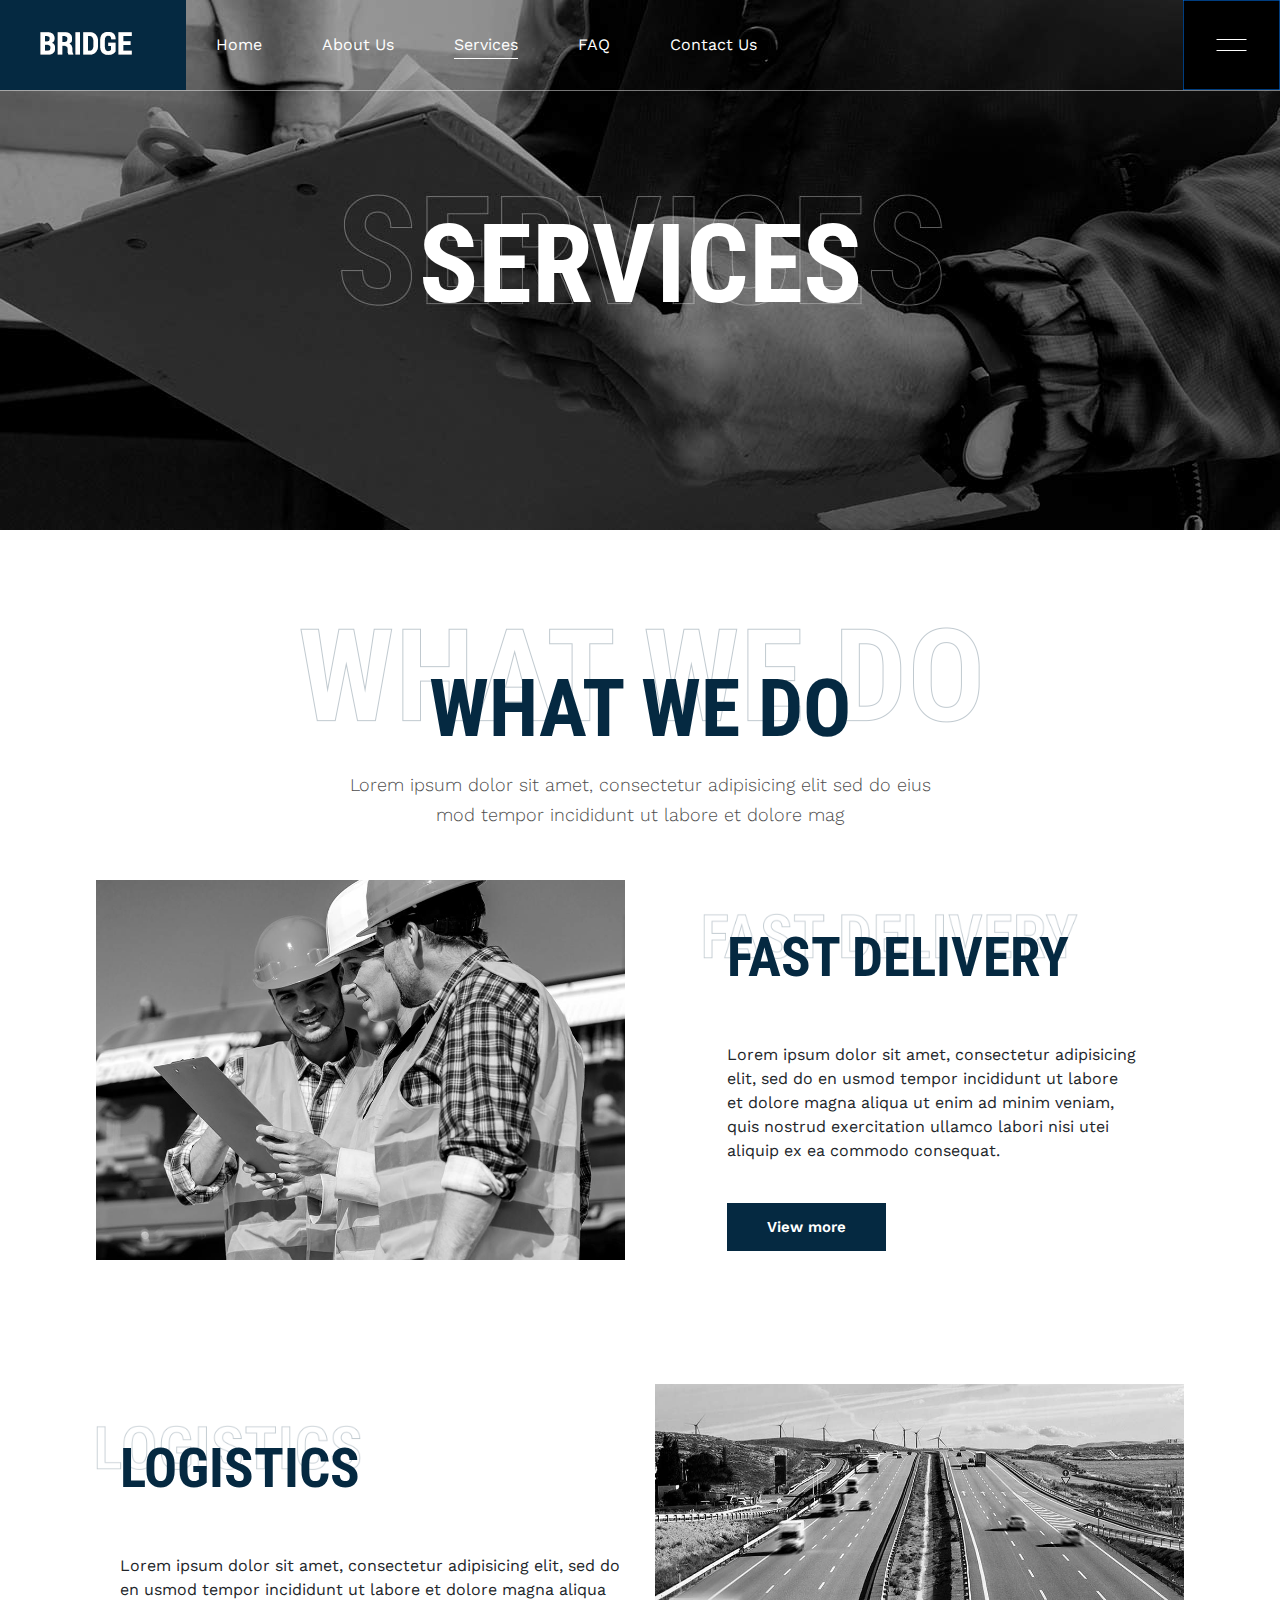
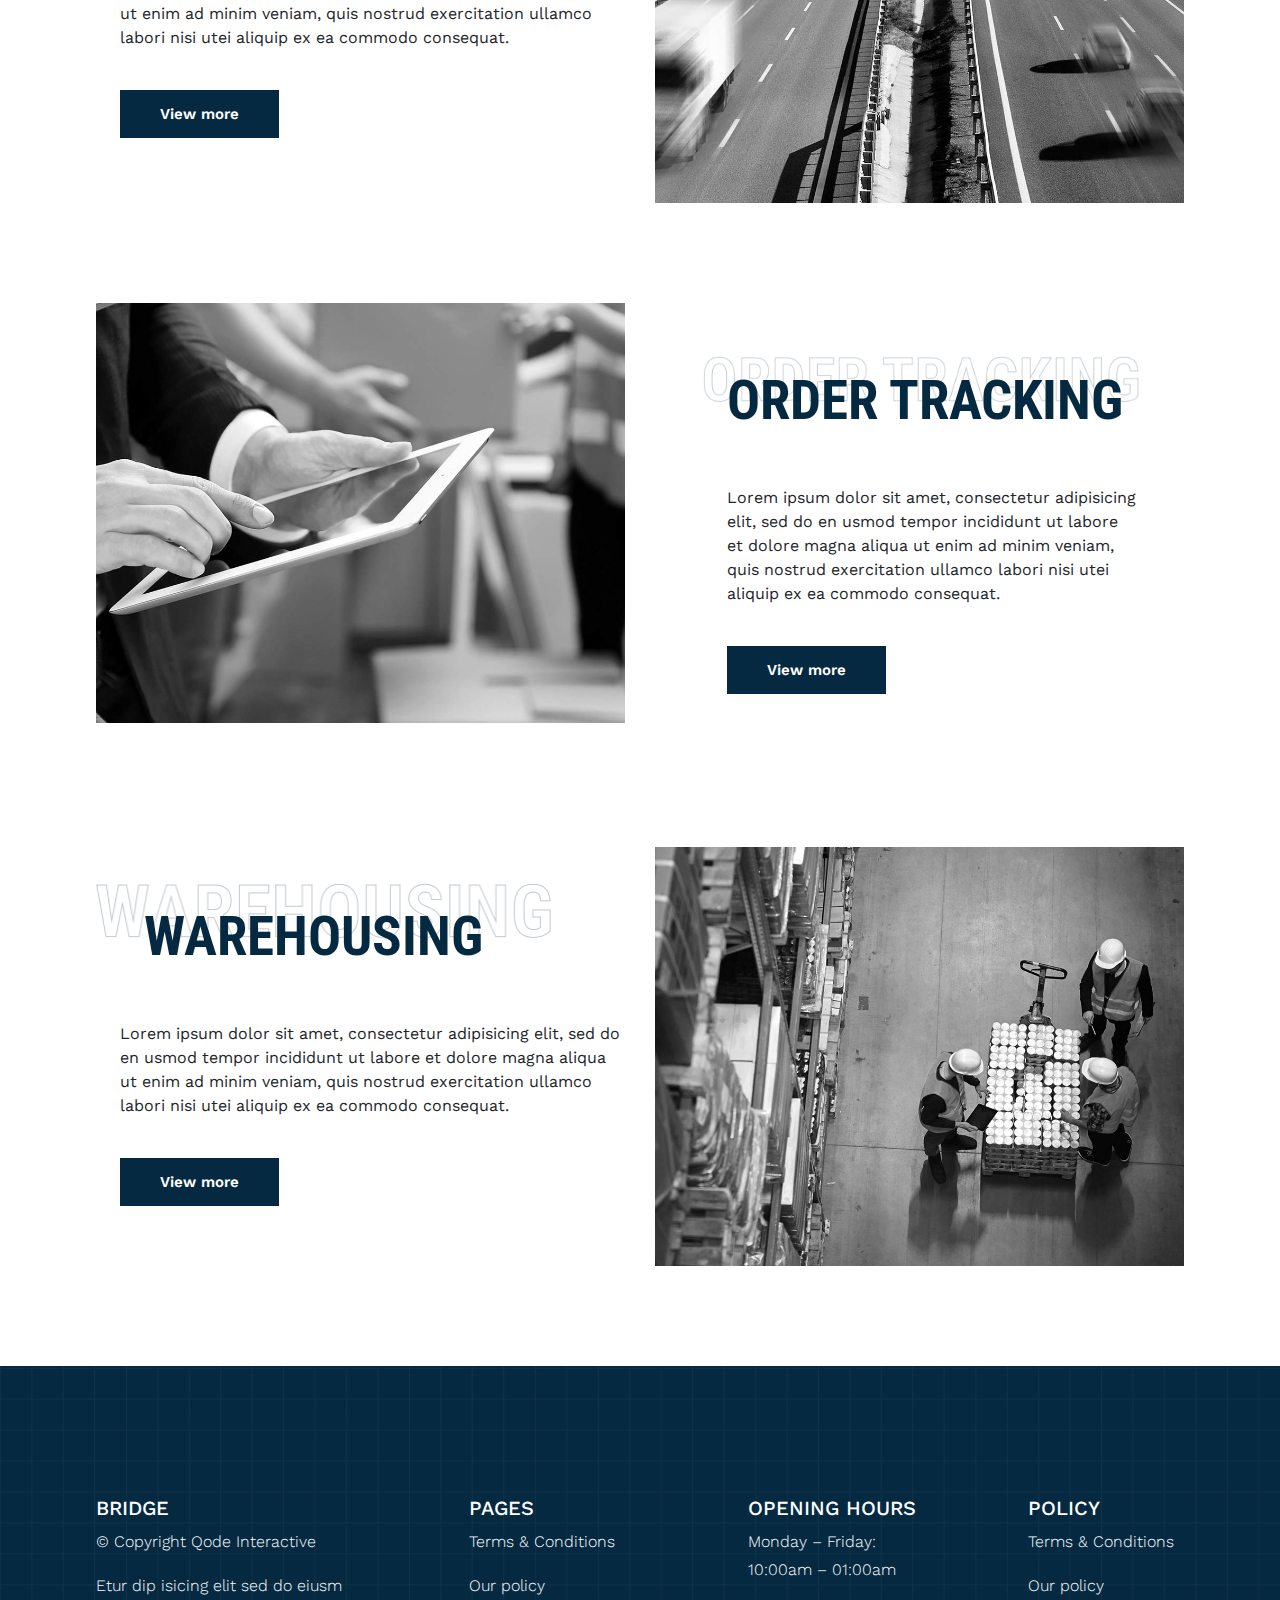
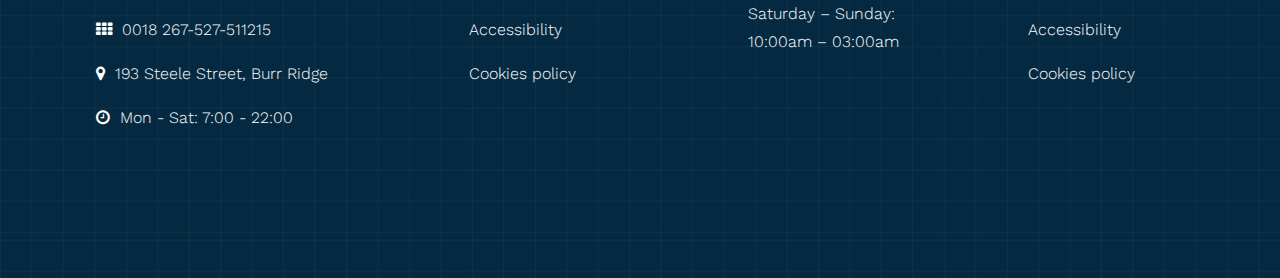
<file: services.html>
<!doctype html>
<html lang="en">
  <head>
    <meta charset="utf-8">
    <meta name="viewport" content="width=device-width, initial-scale=1, shrink-to-fit=no">

    <!-- Bootstrap CSS -->
    <link rel="stylesheet" href="public/library/bootstrap/css/bootstrap.min.css" >
    <title>Hello, Service!</title>
    <!-- <link rel="stylesheet" type="text/css" href="public/font-awesome/font-awesome.min.css"> -->

    <link rel="stylesheet" type="text/css" href="https://stackpath.bootstrapcdn.com/font-awesome/4.7.0/css/font-awesome.min.css">
    <link href="https://fonts.googleapis.com/css2?family=Roboto+Condensed&family=Roboto:wght@300&family=Work+Sans:wght@100&display=swap" rel="stylesheet">

    <link href="https://fonts.googleapis.com/css2?family=Work+Sans:wght@100;200;300;400&display=swap" rel="stylesheet">
    <link rel="stylesheet" type="text/css" href="public/css/main.css">
    <link rel="stylesheet" type="text/css" href="public/css/servies.css">

  </head>
  <body>
    
    <div class="wrapper">
      <div class="header">
        <!-- menu bar -->
        <div class="menu_bar">
            <nav class="navbar navbar-expand-lg navbar-light bg-custom">
              <a href="index.html">
                <img class="menu_bar_logo" src="public/images/logo.jpg">
                <img class="menu_bar_mobile_logo" src="public/images/mobile-logo.png">
              </a>
                <button class="navbar-toggler" type="button" data-toggle="collapse" data-target="#navbarSupportedContent" aria-controls="navbarSupportedContent" aria-expanded="false" aria-label="Toggle navigation">
                  <span class="navbar-toggler-icon"></span>
                </button>

                <div class="collapse navbar-collapse" id="navbarSupportedContent">
                  <ul class="navbar-nav mr-auto navbar_menu">
                    <li class="nav-item">
                      <a class="nav-link" href="index.html">Home <span class="sr-only">(current)</span></a>
                    </li>
                    <li class="nav-item">
                      <a class="nav-link" href="about_us.html">About Us</a>
                    </li>
                    <li class="nav-item">
                      <a class="nav-link active" href="#" tabindex="-1" aria-disabled="true">Services</a>
                    </li>
                    <li class="nav-item">
                      <a class="nav-link" href="faq.html" tabindex="-1" aria-disabled="true">FAQ</a>
                    </li>
                    <li class="nav-item">
                      <a class="nav-link border_none" href="contact_us.html" tabindex="-1" aria-disabled="true">Contact Us</a>
                    </li>
                  </ul>
                  <div class="form-inline my-2 my-lg-0 nav_item_right">

                    <li class="nav-item">
                      <span class="icon_menu"><i class="fa fa-th"></i></span>
                      <span>018 267-27-511</span>
                    </li>
                    <li class="nav-item">
                      <span class="icon_menu"><i class="fa fa-map-marker"></i></span>
                      <span>193 Steele Street, NY</i></span>
                    </li>
                   <div class="side_menu_button">
                      <a class="side_menu_button_link normal qode-side-menu-button-svg" href="javascript:void(0)">

                      <svg version="1.1" x="0px" y="0px" width="97px" height="90px" viewBox="0 0 97 90" enable-background="new 0 0 97 90" xml:space="preserve">
                      <rect width="97" height="90"></rect>
                      <line stroke-miterlimit="10" x1="33.5" y1="39.5" x2="63.5" y2="39.5"></line>
                      <line stroke-miterlimit="10" x1="33.5" y1="50.5" x2="63.5" y2="50.5"></line>
                      </svg> </a>
                    </div>

                  </div>
                </div>
            </nav>
        </div>
        <div class="services_bk">
          <div class="about_us_text_bk">SERVICES</div>
        </div>
        <div class="clearfix"></div>
        <!-- slider top -->
        
      </div>
      
      <!-- about us -->
      <div class="container_custom_what">
        <div class="about_us_top text-center">
            <div class="about_us_intro">
              <!-- <img src="public/images/background/section-title-image-6.png" class="about_us_image"> -->
              <div class="about_us_block">
                <p class="about_us_text">WHAT WE DO</p>
                <p class="about_us_content">Lorem ipsum dolor sit amet, consectetur adipisicing elit sed do eius mod tempor incididunt ut labore et dolore mag</p>
              </div>
            </div>
        </div>

        
      </div>

      <!-- FAST DELIVERY -->
      <div class="container_custom_fast">
          <div class="row">
              <div class="col-sm-6">
                <img src="public/images/card/home-image-4.jpg" width="100%">
              </div>
              <div class="col-sm-5 ml-5 mt-4 fast_delivery_content">
                  <div class="">

                    <div class="fast_delivery mb-4">
                        <!-- <div class="fast_delivery_bk"></div> -->
                        <img class="fast_delivery_bk" src="public/images/background/section-title-image-7.png">
                        <h5 class="fast_delivery_text pl-4">FAST DELIVERY</h5>
                    </div>

                    <div class="pl-4 fast_delivery_content" >
                      <p>
                        Lorem ipsum dolor sit amet, consectetur adipisicing elit, sed do en usmod tempor incididunt ut labore et dolore magna aliqua ut enim ad minim veniam, quis nostrud exercitation ullamco labori nisi utei aliquip ex ea commodo consequat.
                      </p>
                      <button class="view_more mt-4">
                        View more
                      </button>

                    </div>
                  </div>
              </div>
          </div>
      </div>

      <!-- Logistics -->
      <div class="container_custom">
          <div class="row">
            <div class="col-sm-6 fast_delivery_content">
                <div class="">

                  <div class="fast_delivery mb-4">
                      <img  src="public/images/background/section-title-image-8.png" class="logistics_bk">
                      <h5 class="fast_delivery_text pl-4">LOGISTICS</h5>
                      <!-- <div class="logistics_bk"></div> -->
                  </div>

                  <div class="pl-4 logictic_content" >
                    <p>
                      Lorem ipsum dolor sit amet, consectetur adipisicing elit, sed do en usmod tempor incididunt ut labore et dolore magna aliqua ut enim ad minim veniam, quis nostrud exercitation ullamco labori nisi utei aliquip ex ea commodo consequat.
                    </p>
                    <button class="view_more mt-4">
                      View more
                    </button>

                  </div>
                </div>
            </div>

            <div class="col-sm-6 mt-4">
              <img src="public/images/card/services-image-2.jpg" width="100%">
            </div>
          </div>
      </div>

      <!-- ORDER TRACKING -->
      <div class="container_custom">
          <div class="row">
              <div class="col-sm-6">
                <img src="public/images/card/services-image-3a.jpg" width="100%">
              </div>
              <div class="col-sm-5 ml-5 fast_delivery_content">
                  <div class="">

                    <div class="fast_delivery mb-4 order_tracking mt-4">
                        <img src="public/images/background/section-title-image-9.png" class="ordertracking_bk">
                        <h5 class="order_tracking_text pl-4">ORDER TRACKING</h5>
                        <!-- <div class="ordertracking_bk"></div> -->
                    </div>

                    <div class="pl-4 order_tracking_content" >
                      <p>
                        Lorem ipsum dolor sit amet, consectetur adipisicing elit, sed do en usmod tempor incididunt ut labore et dolore magna aliqua ut enim ad minim veniam, quis nostrud exercitation ullamco labori nisi utei aliquip ex ea commodo consequat.
                      </p>
                      <button class="view_more mt-4">
                        View more
                      </button>

                    </div>
                  </div>
              </div>
          </div>
      </div>

      <!-- WAREHOUSING -->
      <div class="container_custom">
          <div class="row">
              
              <div class="col-sm-6 fast_delivery_content">
                  <div class="">

                    <div class="fast_delivery mb-4">
                        <img src="public/images/background/section-title-image-10.png" class="warehousing_bk">
                        <h5 class="fast_delivery_text warehousing_text pl-5">WAREHOUSING</h5>
                        <!-- <div class="warehousing_bk"></div> -->
                    </div>

                    <div class="pl-4 warehouse_content" >
                      <p>
                        Lorem ipsum dolor sit amet, consectetur adipisicing elit, sed do en usmod tempor incididunt ut labore et dolore magna aliqua ut enim ad minim veniam, quis nostrud exercitation ullamco labori nisi utei aliquip ex ea commodo consequat.
                      </p>
                      <button class="view_more mt-4">
                        View more
                      </button>

                    </div>
                  </div>
              </div>
              <div class="col-sm-6 mt-4">
                <img src="public/images/card/services-4.jpg" width="100%">
              </div>
          </div>
      </div>


      <!-- footer -->
      
      <div class="section_boxed_footer">
        <div class="container_custom container_custom_footer_mobile">
          <div class="row">
            <div class="col-sm-4 box_footer">
                
                <h5>BRIDGE</h5>
                <p> © Copyright <a href="">Qode Interactive</a></p>
                <p> Etur dip isicing elit sed do eiusm</p>
                
                <p>
                  <i class="fa fa-th"></i>  &nbsp;0018 267-527-511215
                </p>
                <p >
                  <i class="fa fa-map-marker"></i> &nbsp;193 Steele Street, Burr Ridge
                </p>
                
                <p >
                  <i class="fa fa-clock-o"></i>  &nbsp;Mon - Sat: 7:00 - 22:00
                </p>

            </div>

            <div class="col-sm-3 box_footer">
               
                <h5>PAGES</h5>
                <p>
                  <a href="#"> Terms & Conditions </a>
                </p>
                <p>
                  <a href="#"> Our policy </a>
                </p>
                <p>
                  <a href="#"> Accessibility </a>
                </p>
                <p>
                  <a href="#"> Cookies policy </a>
                </p>
            </div>
            <div class="col-sm-3 box_footer">
                
                <h5>OPENING HOURS</h5>
                <p>
                  Monday – Friday:<br>
                  10:00am – 01:00am
                </p>
                <p>
                  Saturday – Sunday:<br>
                  10:00am – 03:00am
                </p>

            </div>
            <div class="col-sm-2 box_footer">
               
                <h5>POLICY</h5>
                <p>
                 <a href="#"> Terms & Conditions </a>
                </p>
                <p>
                  <a href="#"> Our policy </a>
                </p>
                <p>
                  <a href="#"> Accessibility </a>
                </p>
                <p>
                  <a href="#"> Cookies policy </a>
                </p>
            </div>

          </div>
        </div>
      </div>
      
      <!-- menu right fix -->
      <div class="menu_right">
        <div class="menu_right_content">
          <div class="close_menu">
            <img src="public/images/close_side_menu.png">
          </div>
          <img src="public/images/sidearea-logo.png">
          <p class="mt-3 mb-5">Lorem ipsum dolor sit amet, consec a tetur adipisicing elit, sed do eiusmods tempor incididunt ut labore et</p>
          <div class="menu_right_content_text">
            <p>
              <i class="fa fa-th"></i>  &nbsp;&nbsp;0018 267-527-511215
            </p>
            <p>
              <i class="fa fa-map-marker"></i> &nbsp;&nbsp;193 Steele Street, Burr Ridge
            </p>
            <p>
              <i class="fa fa-clock-o"></i>  &nbsp;&nbsp;Mon - Sat: 7:00 - 22:00
            </p>
          </div>
        </div>
      </div>

      <!-- back top -->
      <div id="back_to_top" class="on">
          <i class="fa fa-angle-up"></i>
      </div>

    </div>
   

    <!-- <script src="public/library/jquery/jquery-3.3.1.slim.min.js" ></script> -->
    <script src="public/library/jquery/jquery.min.js"></script>
    <script src="public/js/popper.min.js" ></script>
    <script src="public/library/bootstrap/js/bootstrap.min.js"></script>

    <script type="text/javascript" src="public/js/main.js"></script>

  </body>
</html>
</file>
<file: public/css/main.css>
body{
  font-family: 'Work Sans', sans-serif;
}
.wrapper{
  width: 100%;
  overflow: hidden;
}


/*wordpress*/

/*menu top*/
.menu-item:hover a{
  text-decoration: none;
  border-bottom: 1px solid #fff;
}
.current-menu-item a{
  border-bottom: 1px solid #fff;
}


/*card block*/
.card img{
    width: 100% !important;
    height: 100% !important;
}

/**/

ul#menu-menu-1 li {
    display: inline-block;
}
ul#menu-menu-1 {
    list-style: none;
}


.menu_bar_mobile_logo{
    display: none;
}
.navbar-light .navbar-nav .nav-link {
  color: white;
}
.navbar-light .navbar-nav .active>.nav-link, .navbar-light .navbar-nav .nav-link.active, .navbar-light .navbar-nav .nav-link.show, .navbar-light .navbar-nav .show>.nav-link{
  color: white;
}
.menu_bar li {
    padding: 0px 30px;
}
/*menu right*/
.close_menu img:hover{
  transform: rotate(90deg);
  transition: 1s;
}
.close_menu img{
  transform: rotate(-90deg);
  transition: 1s;
}
.menu_right_content {
    background: #052941;
    width: 30%;
    height: 100vh;
    color: white;
    padding: 100px;
    position: fixed;
    top: 0;
    z-index: 10;

    right: -60%;
    padding-top: 184px;
    padding-right: 141px;
    padding-left: 141px;

    /*display: none;*/
    opacity: 1 !important;
    -webkit-transition: width .35s ease-in-out;
  transition: width .35s ease-in-out;
 
}
.menu_right_content>p{
    color: #ffffff; 
    font-size: 16px;
    font-weight: 300;
    letter-spacing: 0px;
    text-transform: none;
    line-height: 28px;

    font-family: 'Work Sans', sans-serif;

}

.navbar_menu li a,.nav_item_right li span{
    font-family: 'Work Sans', sans-serif;
}
.nav-link {
    display: block;
    padding: .1rem 1rem;
}
.menu_right_content_text p{
  color: #ffffff;
  font-size: 14px;
  font-weight: 300;
  letter-spacing: 0px;
  text-transform: none;
  line-height: 28px;
  font-family: 'Work Sans', sans-serif;
}

.close_menu {
    position: absolute;
    top: 21px;
    right: 25px;
    cursor: pointer;
}

.nav_item_right{
  display: contents;
}
.carousel-caption {
  top: 0 !important;
}
/**/
.navbar-expand-lg .navbar-nav .nav-link {
    padding-right: 0;
    padding-left: 0;
}
a.nav-link {
    color: #fff;
    font-family: 'Work Sans', sans-serif;
    font-size: 16px;
    font-style: normal;
    font-weight: 400;
    letter-spacing: 0;
    text-transform: capitalize;
}

.section_boxed_footer {
    line-height: 28px;
    font-style: normal;
    font-weight: 300;
}

.view_more{
    color: white;
    font-weight: 500;
}
.view_more:hover{
    text-decoration: none;
    color: white;
}
.view_more .view_more_icon{
    opacity: 0;
}
.view_more:hover .view_more_icon{
     display: inline-block;
     opacity: 1;
     padding-left: 15px;
     transition: 0.5s;
}


/*about us*/
.box_card{
  text-align: -webkit-center;
}
.card{
  text-align: left;
  width: 90%;
  /* height: 59%; */
}

.box_footer a:hover{
  text-decoration: none;
  color: #bcc0e4;

}
.card,.card-img-top{
  border-radius: 0px;
}

@media (max-width: 650px){
    #back_to_top {
        display: none;
    }

}

@media (max-width: 1366px){
  .menu_right_content {
      padding-right: 70px !important;
      padding-left: 70px !important;
  }
}

@media (max-width: 992px){
    .side_menu_button {
        display: none;
    }
    .menu_bar_mobile_logo{
        display: block;
        
    }
    .menu_bar_logo{
        display: none;
    }
    .bg-custom{
        background: white;
        height: auto;
    }
    .navbar_menu li a{
        font-size: 13px;
        font-weight: 400;
        color: #888 !important;
        padding: 10px 0;
        display: block;
        position: relative;
        text-transform: none;
        line-height: 26px;
        letter-spacing: 0;
    }
    .nav-link,.nav-link.active{
        border-bottom: 1px solid #eaeaea;
    }

    .menu_bar .nav-item:hover .nav-link{
        border-bottom: 1px solid #eaeaea;
        color: #e34530 !important;
    }
    .border_none{
        border: none;
    }
    .navbar-light .navbar-toggler{
        border: none;
        outline: none;

    }
    .nav-link.active{
      border-bottom: 1px solid #eaeaea !important;
      color: #e34530 !important;
    }
}


@media screen and (max-width: 1350px){
    .nav_item_right .nav-item{
        display: none;
    }
    
}

@media (max-width: 1024px){
  /*menu*/
  .nav_item_right li{
        display: none;
    }
  /*footer*/
  .box_footer{
    max-width: 25%;
    flex: 0 0 25%;
  }
  .container_custom_footer_mobile{
      width: 90% !important;
      margin: 80px auto 80px 85px !important;
  }

}

@media (max-width: 770px){
    .box_footer{
        max-width: 100% !important;
        flex: 0 0 100% !important;
    }

    .container_custom_footer_mobile{
      width: 85% !important;
      margin: 80px auto 80px auto !important;
    }

}
</file>
<file: public/css/style.css>
/*menu top*/
.menu_bar{
  position: fixed;
  width: 100%;
  background: #e34530;
  z-index: 10;
  top: 0;
}
.header{
    background: #e34530;
}
.navbar_menu li a,.nav_item_right li span{
    font-family: 'Work Sans', sans-serif;
}

.menu_bar_mobile_logo{
    display: none;
}
.bg-custom {
/*    background: #e34530;*/
    color: white !important;
    padding: 0px;
    border-bottom: 1px solid #ffffff75;
}
.slider_top .carousel{
    height: calc(100vh - 91px);
    display: flex;
    align-items: center;
    margin-top: 91px;
}
/*wp*/
.n2-ss-slider-2 n2-ow{
    /*height: calc(100vh - 91px) !important;
    display: flex;
    align-items: center;
    margin-top: 91px;*/
}

div#n2-ss-2 .n2-ss-layers-container{
    /*width: 100% !important;*/
}
div#n2-ss-2-arrow-previous,div#n2-ss-2-arrow-next,div#n2-ss-3-arrow-previous,div#n2-ss-3-arrow-next{
    display: none;
}

.post_detail{
    margin-top: 150px;
}

/**/


.trucking_block{
    width: 60%;
    margin-left: 22%;
}

.trucking_title{
    
    font-family: "Roboto Condensed";
    text-transform: uppercase;
    visibility: visible;
    text-align: left;
    line-height: 80px;
    letter-spacing: 0px;
    font-weight: 700;
    font-size: 80px;
    border-color: rgb(77, 77, 77);
    border-style: none;
    margin: 0px;
    border-radius: 0px;
    padding: 0px;
    color: rgb(255, 255, 255);
    text-decoration: none;
    white-space: normal;
    height: auto;
    min-height: 0px;
    min-width: 0px;
    max-height: none;
    max-width: none;
    opacity: 1;
    transform: matrix3d(1, 0, 0, 0, 0, 1, 0, 0, 0, 0, 1, 0, 0, 0, 0, 1);
    transform-origin: 50% 50% 0px;

}
.trucking_content{
    font-family: "Work Sans";
    font-size: 18px;
    font-weight: 300;
    color: #fff;
    margin-bottom: 45px;
    line-height: 30px;
}
.view_more_trucking{
    background-color: rgb(5, 41, 65);
    font-family: "Work Sans";
    font-weight: 300;
    font-size: 16px;
    padding: 15px 43px;
    color: #fff;
    display: inline-block;
}
.view_more_trucking:hover{
    text-decoration: none;
    color: white;
    background : rgb(11,49,74);
}
.trucking_image{
    overflow: hidden;
    border-color: rgb(77, 77, 77);
    border-style: none;
    margin: 0px;
    border-radius: 0px;
    padding: 0px;
    color: rgb(255, 255, 255);
    width: 586px;
    height: 345px;
    min-height: 0px;
    min-width: 0px;
    max-height: none;
    max-width: none;
    opacity: 1;
    transform: matrix3d(1, 0, 0, 0, 0, 1, 0, 0, 0, 0, 1, 0, 0, 0, 0, 1);
    transform-origin: 50% 50% 0px;
}
.img_trucking_block{
    text-align: right;
}
.form-inline.my-2.my-lg-0.nav_item_right {
    list-style: none;
}

.menu_bar li a {
    color: white !important;
}

.popup_menu.qode-popup-menu-svg-opener .qode-popup-menu-opener svg *, .side_menu_button .qode-side-menu-button-svg svg path, .side_menu_button .qode-side-menu-button-svg svg>* {
    stroke: currentColor;
}
.side_menu_button .qode-side-menu-button-svg svg line {
    color: #fff;
}

.nav_item_right .icon_menu {
    padding-right: 15px;
}
.nav-link.active{
    border-bottom: 1px solid white;
}
.nav-link {
    display: block;
    padding: .1rem 1rem;
}
.menu_bar .nav-item:hover .nav-link{
    border-bottom: 1px solid white;
}
/*slider*/

.slider_image{
    width: 85.8%;
    display: inline-block;
}
.carousel-item-custom {
    background: #e34530;
    /*padding: 95px 0px 160px 80px;*/
}
.carousel-item-custom h1{

    font-family: 'Roboto Condensed', sans-serif;
    text-transform: uppercase;
    text-align: left;
    line-height: 80px;
    font-weight: 700;
    font-size: 80px;
    padding-bottom: 20px;
}
.carousel-item-custom .carousel-caption p{
/*    font-family: "Work Sans";*/
    visibility: visible;
    text-align: left;
    line-height: 30px;
    letter-spacing: 0px;
    font-weight: 100;
    font-size: 18px;
    color: rgb(255, 255, 255);
    text-decoration: none;
    white-space: normal;
    width: 445px;
    padding-bottom: 20px;
}
.carousel-item-custom .carousel-caption button{
    background-color: rgb(5, 41, 65);
    font-family: "Work Sans";
    float : left;
    line-height: 50px;
    letter-spacing: 0px;
    font-weight: 500;
    font-size: 16px;
    border-color: rgb(77, 77, 77);
    border-style: none;
    margin: 0px;
    border-radius: 0px;
    padding: 0px 45px;
    color: rgb(255, 255, 255); 
   
}
.carousel-indicators li{
    width: 10px;
    height: 10px;
    border-radius: 50%;
    margin-right: 15px;
}


/*select_box*/
.section_boxed {
    background: url(../images/background/section-pattern.jpg);
    padding: 30px 0;
}

.section_boxed .box {
    text-align: center;
    color: white;
}
.icon_section-boxed img {
    height: auto;
}
.icon_section-boxed{
    height: 102px;
}
/*about us*/

.container_custom_card{
    width: 98%;
    margin: 150px auto 100px auto;
}
.about_us_image{
    max-width: 90%;
}
.about_us_text {
    color: #052941;
    font-family: 'Roboto Condensed', sans-serif;
    font-size: 80px;
    line-height: 90px;
    font-style: normal;
    font-weight: 700;
    letter-spacing: 0px;
    text-transform: uppercase;

    position: absolute;
    top: 15%;
    left: 38%;
    
}
.about_us_intro {
    position: relative;
    height: 270px;
}


.about_us_content {
    position: absolute;
    top: 55%;
    left: 30%;
    color: #4d4d4d;
    font-family: 'Work Sans', sans-serif;
    font-size: 18px;
    line-height: 30px;
    font-style: normal;
    font-weight: 300;
    letter-spacing: 0px;
    text-transform: none;
    width: 44%;
    text-align: center;
}
/*card*/
.card_body_1 {
    background: #e34530;
    color: white;
}
.card_body_2 {
    background: #052941;
    color: white;
}
.card_body_3 {
    background: #e34530;
    color: white;
}
.view_more{
    color: white;
    font-weight: 500;
}
.view_more:hover{
    text-decoration: none;
    color: white;
}
.view_more .view_more_icon{
    opacity: 0;
}
.view_more:hover .view_more_icon{
     display: inline-block;
     opacity: 1;
     padding-left: 15px;
     transition: 0.5s;
}
.container_custom_card .card-title{
    font-size: 28px;
    font-weight: 700;
}
/*slider bottom*/
.slide_bottom {
    height: 600px;
    background: url(../images/background/home-parallax-image-1.jpg);
    text-align: center;
   
}
.slide_bottom .carousel-inner,.slide_bottom .carousel-item{
    height: 100%;
}
.bd-example,#carouselExampleCaptions2{
    height: 100%;

}
.slide_bottom .slide_item{
    height: 100%;
    display: flex;
    align-items: center;
}


.slide_bottom .carousel-item p{
    color: #ffffff;
    font-size: 20px;
    line-height: 32px;
    text-transform: none;
    font-family: Work Sans;
    font-style: normal;
    font-weight: 300;
    letter-spacing: 0px;
    width: 80%;
    margin : 30px auto;
}
.slide_bottom .carousel-item h4{
    text-transform: uppercase;
    color: white;
}


/*common_question*/
.container_custom {
    width: 86%;
    margin: 150px auto 100px auto;
}

.common_questions{
    padding-bottom: 20px;
}
.common_questions_image{
    /*background: url(../images/background/section-title-image-2.png);*/
    background-repeat: no-repeat;
    height: 100px;
    background-position: top;
}
.common_questions_image img{
    /*width: 90%;*/
    max-width: 90%;

    object-fit: cover;
}
.common_questions_dropdown i{
    font-size: 15px;
    float: right;
}
.common_questions_text {
    color: #052941;
    font-family: 'Roboto Condensed', sans-serif;
    font-size: 80px;
    line-height: 90px;
    font-style: normal;
    font-weight: 700;
    letter-spacing: 0px;
    text-transform: uppercase;
    text-align: center;
}
.common_questions_block{
    align-self: center;
}
.common_questions_intro {
    position: relative;
    height: 270px;
}

.common_questions_text {
    position: absolute;
    top: 15%;
    left: 25%;
}
.common_questions_content {
    position: absolute;
    top: 55%;
    left: 30%;
    color: #4d4d4d;
    font-family: 'Work Sans', sans-serif;
    font-size: 18px;
    line-height: 28px;
    font-style: normal;
    font-weight: 300;
    letter-spacing: 0px;
    text-transform: none;
    width: 44%;
}

/*common_questions toogle*/
.dropdown-toggle::after{
    display: none;
}
.common_questions_dropdown{
    list-style: none;
}
.common_questions_dropdown h5{
    color: #052941;
    border-bottom: 1px solid #aaaa;
}
.title_dropdown{
 
    font-weight: bold;
}
.common_questions_dropdown a{
    text-decoration: none;
}

.common_questions_dropdown_content{
    border: none;
    font-family: 'Work Sans';
    font-weight: 700;
    padding-right: 10px;
}

.common_questions_dropdown{
    cursor: pointer;
}
.title_dropdown{
    float: left;
}

/*find us*/
.find_us_map{
    background : #e34530;
    padding: 100px 50px 100px 50px;
}
.item_find_us{
    color: white;
}
.find_us_content_bk{
    background: url(../images/background/section-title-image-11.png);
    position: absolute;
    top: -22px;
    width: 100%;
    height: 100%;
    background-repeat: no-repeat;
    left: -20px;
}
.find_us_content h4{
    text-transform: uppercase;
    font-family: 'Roboto Condensed', sans-serif;
    font-size: 55px;
    line-height: 60px;
    font-style: normal;
    font-weight: 700;
    letter-spacing: 0px;

}
.find_us_content_title{
    text-transform: uppercase;
    font-family: 'Roboto Condensed', sans-serif;
    font-size: 23px;
    line-height: 60px;
    font-style: normal;
    font-weight: 700;
    letter-spacing: 0px;
}

/*client*/
.container_custom_client{
    width: 90%;
    margin: 100px auto 100px auto;
}
.client_image{
    /*width: 90%;*/
}

.client_intro {
    position: relative;
    height: 270px;
}
.client_text {
    color: #052941;
    font-family: 'Roboto Condensed', sans-serif;
    font-size: 80px;
    line-height: 90px;
    font-style: normal;
    font-weight: 700;
    letter-spacing: 0px;
    text-transform: uppercase;

    position: absolute;
    top: 15%;
    left: 40%;
    
}

.col-sm-2_custom{
    max-width: 20%;
    position: relative;
    width: 100%;
    padding-right: 15px;
    padding-left: 15px;
}
@media (max-width: 960px){
    .col-sm-2_custom{
        max-width: 100%;
        margin-bottom: 20px;
        
    }
    
}
@media (max-width: 640px){
    
}
.box_footer,.box_footer p a{
    color: white;
}
.section_boxed_footer {
    background: url(../images/background/section-pattern.jpg);
    padding: 30px 0;
}




/*back top*/
#back_to_top {
    background: #032339;
    position: fixed;
    border: 10%;
    bottom: 4%;
    right: 2%;
    padding: 15px 20px;
    color: white;
    cursor: pointer;

    display: none;
}
#back_to_top:hover{
    background: #0b314b;
}


.motkhoi {
  cursor: pointer;
}
.motkhoi:hover {
     color: #E34530 !important;
}
.motkhoi span{
    text-transform: uppercase;
    font-weight: 700;
    color: #052941;
    line-height: 30px;
    font-family: roboto condensed,sans-serif;
    font-size: 23px;
    letter-spacing: 0;
    width:100%;
}
.motkhoi_title {
    display: flex;
    justify-content: space-between;
    align-items: center;
    border-bottom: 1px solid #f4f4f4;
    border-bottom-color: #c0c9cf;
    padding-left: 15px;
    height: 75px;

}
.motkhoi .motkhoi_title :hover {
    color: #E34530;
}

.ndmotkhoi{
    box-sizing: border-box;
    color: #4d4d4d;
    font-family: work sans,sans-serif;
    font-size: 16px;
    line-height: 28px;
    font-style: normal;
    font-weight: 300;
    padding: 14px 15px 12px;
}
.span_color{
    color: #E34530 !important;
}

.header_img_s{
    padding-top: 40px;
    position: absolute;
    z-index: 10;
    width: 360px;
    height: auto;
    transform: rotate(0deg);
}
img.menu_bar_logo {
    z-index: 10;
}

.header_img_net{
    width: 500px !important;
}
.header_img_vietnam{
    width: 235px;
}

p.card-text {
    font-family: 'Work Sans', sans-serif;
    font-size: 16px;
    line-height: 28px;
    font-style: normal;
    font-weight: 300;
}

p.service_text {
    font-family: 'Work Sans', sans-serif;
    font-size: 16px;
    line-height: 28px;
    font-style: normal;
    font-weight: 300;
}

/*footer*/
.section_boxed_footer h5{
    margin: 0 0 17px;
    font-family: "Roboto Condensed", sans-serif;
    font-size: 23px;
    letter-spacing: 0px;
    line-height: 30px;
    font-weight: 700;
    text-transform: uppercase;
    color: #ffffff;
    font-style: normal;
}
.container_custom {
    font-family: 'Work Sans', sans-serif;
    font-size: 16px;
    line-height: 28px;
    font-style: normal;
    font-weight: 300;
}

.section_boxed_footer {
    line-height: 28px;
    font-style: normal;
    font-weight: 300;
}


@media screen and (max-width: 1350px){
    .nav_item_right .nav-item{
        display: none;
    }
    
}


@media (max-width: 1336px){
    .about_us_text {
        left: 36%;
    }

}


/*reponsive*/




@media (max-width: 1024px){

    .trucking_img {
        width: 100%;
        /*bottom: -124px;*/
        position: relative;
    }
    .carousel-item-custom h1{
        font-size: 68px;
    }
    .carousel-item-custom .carousel-caption p{
        width: 300px;

    }
    .common_questions_text{
        font-size: 76px;
        top: 25px;
        left: 12%;
        line-height: 60px;
    }
    .common_questions_content{
        top: 50%;
        left: 7%;
        width: 86%;
        font-size: 17px;
    }
    .common_questions_intro{
        height: 200px;
    }
    .common_questions_image img{
        max-width: 100%;
    }
    .common_questions_img,.common_questions_block,.box_card,.find_us_img,.find_us_block{
        max-width: 100% !important;
        flex: 0 0 100% !important;
    }
    
    .col-sm-2_custom{
        width: 48%;
    }
    .client_text{
        top: 12%;
        left: 35%;
    }
    
    .about_us_content{
        width: 70%;
        left: 14%;
    }
    .about_us_text{
        font-size: 75px;
        left: 35%;
    }
    .box{
        max-width: 50%;
        flex: 0 0 50%;
    }
}


@media (min-width: 768.02px) and (max-width: 992px) {
    .trucking_block {
        width: 90%;
        margin-left: 10%;
    }
    .carousel-item-custom h1 {
        font-size: 40px;
        line-height: 1.5;
    }


}

@media screen and (max-width: 992px){
    
    .slider_top .carousel{
        height: initial;
        margin-top: 91px;
    }

    .side_menu_button {
        display: none;
    }
    .menu_bar_mobile_logo{
        display: block;
        
    }
    .menu_bar_logo{
        display: none;
    }
    .bg-custom{
        background: white;
        height: auto;
    }
    .navbar_menu li a{
        font-size: 13px;
        font-weight: 400;
        color: #888 !important;
        padding: 10px 0;
        display: block;
        position: relative;
        text-transform: none;
        line-height: 26px;
        letter-spacing: 0;
    }
    .nav-link,.nav-link.active{
        border-bottom: 1px solid #eaeaea;
    }

    .menu_bar .nav-item:hover .nav-link{
        border-bottom: 1px solid #eaeaea;
        color: #e34530 !important;
    }
    .border_none{
        border: none;
    }
    .navbar-light .navbar-toggler{
        border: none;
        outline: none;

    }
}

.about_us_text {
    position: absolute;
    top: 15%;
    left: 38%;
}




@media (max-width: 768px){
    .menu_bar{
        /*position: initial;*/
    }
    .trucking_block {
        width: 80%;
        margin: 40px auto;
    }
    .img_trucking_block{
        text-align: center;
        margin-top: 0px;
        padding-bottom: 60px;
    }
    .col-sm-2_custom{
        width: 33%;
    }
    .client_text{
        left: 30%;
    }
    .common_questions_text {
        font-size: 60px;
    }
    .common_questions_content{
       left: 12%;
        width: 77%;
        font-size: 18px; 
    }
    .about_us_text{
        left: 30%;
    }
    .carousel-item-custom h1{
        font-size: 40px;
    }

    .post_detail{
        margin-top: 90px;
    }
}
@media (max-width: 675px){
    .about_us_text {
        font-size: 62px;
        top: 10%;
        left: 0%;
        line-height: 50px;
        width: 100%;
    }
    .about_us_content{
        width: 90%;
        top: 48%;
        left: 6%;
    }
    .common_questions_text{
        font-size: 60px;
        top: -30px;
        left: 0%;
        line-height: 60px;
    }
    .common_questions_content{
        width: 90%;
        top: 50%;
        left: 5%;
    }
    .client_text{
        font-size: 65px;
        top: 0;
        left: 14%;
    }

    .trucking_title{
        /*font-size: 50px;*/
        display: block;
        line-height: 50px !important;
    }
   

    .trucking_content{
        display: block;
        
    }
    
    .slide_bottom .carousel-item p{
        width: 60%;
        font-size: 18px;
    }
    .client_image{
        width: 90%;
    }
    .client_intro{
        height: 170px;
    }
    .box,.col-sm-2_custom{
        max-width: 100%;
        flex: 0 0 100%;
    }
}

@media (max-width: 360px){
    .first_view{
        padding-bottom: 20px;
    }
}

/*about-us.html*/
</file>
<file: public/css/about_us.css>
/*menu top*/
.about_bk{
   /* background: url(../images/background/about-us-title-image.jpg);
    height: 440px;
    background-repeat: no-repeat;
    position: relative;
    background-size: cover;*/
}
.services_bk{
    background: url(../images/background/about-us-title-image.jpg) center center;
    height: 530px;
    background-repeat: no-repeat;
   
    display: flex;
    justify-content: center;
    align-items: center;
}

.bg-custom {
    color: white !important;
    padding: 0px;
    border-bottom: 1px solid #ffffff75;
}
.about_us_text_bk{
    color: #ffffff;
    font-family: 'Roboto Condensed', sans-serif;
    font-size: 110px;
    line-height: 120px;
    font-style: normal;
    font-weight: 700;
    text-transform: uppercase;

   
}

.form-inline.my-2.my-lg-0.nav_item_right {
    list-style: none;
}

.menu_bar{
    position: absolute;
    z-index: 2;
    width: 100%;
}

.menu_bar li a {
    color: white;
}

.popup_menu.qode-popup-menu-svg-opener .qode-popup-menu-opener svg *, .side_menu_button .qode-side-menu-button-svg svg path, .side_menu_button .qode-side-menu-button-svg svg>* {
    stroke: currentColor;
}
.side_menu_button .qode-side-menu-button-svg svg line {
    color: #fff;
}

.nav_item_right .icon_menu {
    padding-right: 15px;
}
.nav-link.active{
    border-bottom: 1px solid white;
}
.menu_bar .nav-item:hover .nav-link{
    border-bottom: 1px solid white;
    color: white;
}

/*about us*/
.container_custom {
    width: 85%;
    margin: 100px auto;
}

.about_us_image{
    /*background: url(../images/background/section-title-image-4.png);
    background-repeat: no-repeat;
    height: 100px;
    background-position: top;*/
}
.about_us_text {
    color: #052941;
    font-family: 'Roboto Condensed', sans-serif;
    font-size: 80px;
    line-height: 90px;
    font-style: normal;
    font-weight: 700;
    letter-spacing: 0px;
    text-transform: uppercase;
    
}
.about_us_intro {
    position: relative;
    height: 270px;
    background: url(../images/background/section-title-image-4.png) no-repeat center center;

    display: flex;
    justify-content: center;
    align-items: center;

    position: relative;
}
.container_custom_mobile .card-title{
    font-size: 28px;
    font-weight: 700;
}

.about_us_content {
    
    color: #4d4d4d;
    font-family: 'Work Sans', sans-serif;
    font-size: 18px;
    line-height: 30px;
    font-style: normal;
    letter-spacing: 0px;
    text-transform: none;
    width: 60%;

    margin: 0 auto;
    font-weight: 300;
}
.about_us_block{
    position: absolute;
    bottom: -20px;
}
.card_body_1 {
    background: #e34530;
    color: white;
}
.card_body_2 {
    background: #052941;
    color: white;
}
.card_body_3 {
    background: #e34530;
    color: white;
}
.view_more{
    color: white;
}

.container_custom_card{
    width: 98%;
    margin: 10px auto 100px auto;
}
.card_content{
    margin-top: 80px;
}
/*client*/


.client_intro {
    position: relative;
    height: 270px;
}
.client_text {
    color: #052941;
    font-family: 'Roboto Condensed', sans-serif;
    font-size: 80px;
    line-height: 90px;
    font-style: normal;
    font-weight: 700;
    letter-spacing: 0px;
    text-transform: uppercase;

    position: absolute;
    top: 15%;
    left: 40%;
    
}

.col-sm-2_custom{
    max-width: 20%;
    position: relative;
    width: 100%;
    padding-right: 15px;
    padding-left: 15px;
}


/*footer*/
.box_footer,.box_footer p a{
    color: white;
}
.section_boxed_footer {
    background: url(../images/background/section-pattern.jpg);
    padding: 30px 0;
}

/*menu right*/

/*back top*/
#back_to_top {
    background: #032339;
    position: fixed;
    border: 10%;
    bottom: 4%;
    right: 2%;
    padding: 15px 20px;
    color: white;
    cursor: pointer;

    display: none;
}
#back_to_top:hover{
    background: #0b314b;
}



/*reponsive*/


@media (max-width: 1024px){
  .services_bk{
    height: 460px;
    width: 100%;
    background-size: cover;
  }
  
  .about_us_intro{
    background-size: contain;
  }
  .box_card{
    max-width: 100%;
    flex: 0 0 100%;
  }
  .card{
    width: 100%;
  }
  .client_text{
    left: 35%;
  }
  .container_custom_mobile{
    width: 90%;
  }

}

@media (max-width: 770px){
    .nav-link.active {
        border-bottom: 1px solid #eaeaea;
    }
    .side_menu_button {
        display: none;
    }
   
    .menu_bar{
        position: relative;
    }
    .services_bk{
        height: 210px;
    }
    .about_us_image{
        width: 90%;
    }

    .about_us_text_bk {
        font-size: 45px;
    }

    .container_custom_mobile{
        margin-top: 0px;
        margin-bottom: 80px;
    }
    .about_us_top{
        height: 340px;
    }

    .client_image {
        width: 60%;
    }
    .client_text{
        font-size: 60px;
        top: 5%;
        left: 36%;
    }
    .client_intro {
        height: 150px;
    }
    .about_us_image{
        top: 8%;
        position: absolute;
        left: 5%;
    }
    .col-sm-2_custom{
        max-width: 33%;
    }
    .about_us_top {
        height: 265px;
    }

    .about_us_content{
        width: 85%;
    }
}

@media (max-width: 640px){
    
    .services_bk{
        height: 150px;
    }
    .col-sm-2_custom{
        max-width: 100%;
    }
    .client_text{
        top: -8%;
        left: 18%;
    }
    .client_image{
        width: 90%;
    }
    
   .about_us_text {
        font-size: 60px;
        line-height: 65px;
    }
    .about_us_block{
        bottom: -70px;
    }

    .card{
        width: 85%;
    }
    .about_us_top{
        height: 300px;
    }
}
</file>
<file: public/css/contact_us.css>
/*menu top*/
.header{
    /*background: url(../images/background/contact-us-title-image.jpg);
    height: 530px;
    background-repeat: no-repeat;
    position: relative;
    background-size: contain;*/
}
.menu_bar{
    position: absolute;
    top: 0;
    left: 0;
    width: 100%;
    z-index: 2;
}
.services_bk{
    background: url(../images/background/contact-us-title-image.jpg) center center;
    height: 530px;
    background-repeat: no-repeat;

    display: flex;
    justify-content: center;
    align-items: center;
}

.bg-custom {
    color: white !important;
    padding: 0px;
    border-bottom: 1px solid #ffffff75;
}
.about_us_text_bk{
    color: #ffffff;
    font-family: 'Roboto Condensed', sans-serif;
    font-size: 110px;
    line-height: 120px;
    font-style: normal;
    font-weight: 700;
    text-transform: uppercase;
}

.form-inline.my-2.my-lg-0.nav_item_right {
    list-style: none;
}

.menu_bar li a {
    color: white;
}

.popup_menu.qode-popup-menu-svg-opener .qode-popup-menu-opener svg *, .side_menu_button .qode-side-menu-button-svg svg path, .side_menu_button .qode-side-menu-button-svg svg>* {
    stroke: currentColor;
}
.side_menu_button .qode-side-menu-button-svg svg line {
    color: #fff;
}

.nav_item_right .icon_menu {
    padding-right: 15px;
}
.nav-link.active{
    border-bottom: 1px solid white;
}
.menu_bar .nav-item:hover .nav-link{
    border-bottom: 1px solid white;
}
.navbar-light .navbar-nav .nav-link:focus, .navbar-light .navbar-nav .nav-link:hover{
    color: white;
}

/*about us*/
.container_custom {
    width: 85%;
    margin: 100px auto;
}



/*fast_delivery*/
.fast_delivery_content{
    align-self: center;
}
.fast_delivery_text{
    color: #052941;
    font-family: 'Roboto Condensed', sans-serif;
    font-size: 55px;
    line-height: 60px;
    font-style: normal;
    font-weight: 700;
    letter-spacing: 0px;
    text-transform: uppercase;

    position: relative;
    top: -22px;
}

.fast_delivery {
    position: relative;
}

.fast_delivery_bk {
    /*background: url(../images/background/section-title-image-5.png);
    position: absolute;
    top: -22px;
    width: 100%;
    height: 100%;
    background-repeat: no-repeat;*/
}

.view_more{
    color: #ffffff;
    font-family: 'Work Sans', sans-serif;
    font-size: 15px;
    line-height: 46px;
    height: 46px;
    font-style: normal;
    font-weight: 600;
    background-color: #052941;
    padding-left: 40px;
    padding-right: 40px;
    box-sizing: content-box;
    border: none;
}
.view_more:hover{
    background: #e34530;
    border: none;
}

.form_contact{
    width: 100%;
}
.input_contact_us input {
    width: 90%;
    border: none;
    border-bottom: 1px solid #aaa;
    padding: 20px 0px;
    outline: none;
}
/*footer*/
.box_footer,.box_footer p a{
    color: white;
}
.section_boxed_footer {
    background: url(../images/background/section-pattern.jpg);
    padding: 30px 0;
}

/*menu right*/

/*back top*/
#back_to_top {
    background: #032339;
    position: fixed;
    border: 10%;
    bottom: 4%;
    right: 2%;
    padding: 15px 20px;
    color: white;
    cursor: pointer;

    display: none;
}
#back_to_top:hover{
    background: #0b314b;
}


/*reponsive*/

@media (max-width: 1024px){
  .services_bk{
    height: 460px;
    width: 100%;
    background-size: cover;
  }
  
  .about_us_text{
    top: 10%;
    left: 0%;
    width: 100%;
  }
  .about_us_content{
    width: 100%;
    left: 0%;
  }
  .fast_delivery_card,.fast_delivery_content{
    max-width: 100%;
    flex: 0 0 100%;
  }
  .fast_delivery_bk{
    width: 62%;
  }
 
}

@media (max-width: 992px){
    .side_menu_button {
        display: none;
    }

    .menu_bar{
        position: relative;
    }
    .services_bk{
        height: 150px;
    }
    .about_us_image{
        width: 90%;
    }
    .about_us_text{
        font-size: 70px;
        line-height: 64px;
        width: 90%;
        left: 10%;
        top: -10%;
    }
    .about_us_text_bk {

        font-size: 45px;
    }
    .about_us_content{
        width: 90%;
        top: 40%;
        left: 5%;
    }
    
    .fast_delivery_bk{
        /*width: 100%;*/
        left: -20px;
        position: relative;
    }
    .fast_delivery_text{
        font-size: 40px;
        width: 100%;
        left: -32px;
    }
}


@media (max-width: 770px){
    .touch_address{
        margin-top: 10px;
    }
    .nav-link.active {
        border-bottom: 1px solid #eaeaea;
    }
    .side_menu_button {
        display: none;
    }
   
    .menu_bar{
        position: relative;
    }
    .services_bk{
        height: 210px;
    }
    .about_us_image{
        width: 90%;
    }
    .about_us_text{
        font-size: 70px;
        line-height: 64px;
        width: 90%;
        left: 5%;
        top: 3%;
    }
   

    .about_us_content{
        width: 90%;
        top: 40%;
        left: 5%;
    }

    .container_custom_mobile{
        margin-top: 0px;
        margin-bottom: 80px;
    }
    .about_us_top{
        height: 340px;
    }

   
    .about_us_image{
        top: 8%;
        position: absolute;
        left: 5%;
    }
    .col-sm-2_custom{
        max-width: 33%;
    }
    .about_us_top {
        height: 265px;
    }
}

@media (max-width: 640px){
    

    .services_bk{
        height: 150px;
    }
    .col-sm-2_custom{
        max-width: 100%;
    }
   
    .about_us_text{
        font-size: 54px;
        line-height: 48px;
    }
    .about_us_content{
        top: 44%;
    }
   
    .about_us_top{
        height: 300px;
    }
    .fast_delivery_bk{
        width: 80%;
    }
    .input_contact_us{
        margin-right: 45px;
    }
}
</file>
<file: public/css/faq.css>
/*menu top*/
.header{
   /* background: url(../images/background/faq-title-image.jpg);
    height: 530px;*/
    background-repeat: no-repeat;
    position: relative;
    background-size: contain;
}

.menu_bar{
    position: absolute;
    top: 0;
    left: 0;
    width: 100%;
    z-index: 2;
}

.services_bk{
    background: url(../images/background/faq-title-image.jpg) center center;
    height: 530px;
    background-repeat: no-repeat;
   
    display: flex;
    justify-content: center;
    align-items: center;
}

.bg-custom {
    color: white !important;
    padding: 0px;
    border-bottom: 1px solid #ffffff75;
}
.about_us_text_bk{
    color: #ffffff;
    font-family: 'Roboto Condensed', sans-serif;
    font-size: 110px;
    line-height: 120px;
    font-style: normal;
    font-weight: 700;
    text-transform: uppercase;
}

.form-inline.my-2.my-lg-0.nav_item_right {
    list-style: none;
}

.menu_bar li a {
    color: white;
}
.navbar-light .navbar-nav .nav-link:focus, .navbar-light .navbar-nav .nav-link:hover{
    color: white;
}

.popup_menu.qode-popup-menu-svg-opener .qode-popup-menu-opener svg *, .side_menu_button .qode-side-menu-button-svg svg path, .side_menu_button .qode-side-menu-button-svg svg>* {
    stroke: currentColor;
}
.side_menu_button .qode-side-menu-button-svg svg line {
    color: #fff;
}

.nav_item_right .icon_menu {
    padding-right: 15px;
}
.nav-link.active{
    border-bottom: 1px solid white;
}
.menu_bar .nav-item:hover .nav-link{
    border-bottom: 1px solid white;
}


/*about us*/
.container_custom {
    width: 85%;
    margin: 100px auto;
}



/*fast_delivery*/
.fast_delivery_content{
    align-self: center;
}
.fast_delivery_text{
    color: #052941;
    font-family: 'Roboto Condensed', sans-serif;
    font-size: 55px;
    line-height: 60px;
    font-style: normal;
    font-weight: 700;
    letter-spacing: 0px;
    text-transform: uppercase;
}

.fast_delivery {
    position: relative;
}

.fast_delivery_bk {
    background: url(../images/background/section-title-image-5.png);
    position: absolute;
    top: -22px;
    width: 100%;
    height: 100%;
    background-repeat: no-repeat;
}

.view_more{
    color: #ffffff;
    font-family: 'Work Sans', sans-serif;
    font-size: 15px;
    line-height: 46px;
    height: 46px;
    font-style: normal;
    font-weight: 600;
    background-color: #052941;
    padding-left: 40px;
    padding-right: 40px;
    box-sizing: content-box;
    border: none;
}
.view_more:hover{
    background: #e34530;
    border: none;
}

.form_contact{
    width: 100%;
}
.input_contact_us input {
    width: 90%;
    border: none;
    border-bottom: 1px solid #aaa;
    padding: 20px 0px;
    outline: none;
}
/*footer*/
.box_footer,.box_footer p a{
    color: white;
}
.section_boxed_footer {
    background: url(../images/background/section-pattern.jpg);
    padding: 30px 0;
}

/*menu right*/

/*back top*/
#back_to_top {
    background: #032339;
    position: fixed;
    border: 10%;
    bottom: 4%;
    right: 2%;
    padding: 15px 20px;
    color: white;
    cursor: pointer;

    display: none;
}
#back_to_top:hover{
    background: #0b314b;
}


/*Hiệu ứng Jquery Accordion*/
.hieuung {
    WIDTH: 100%;
    MARGIN: auto;
    padding: 20px;
}

.motkhoi {
  cursor: pointer;
}
.motkhoi:hover {
     color: #E34530 !important;
}
.motkhoi span{
    text-transform: uppercase;
    font-weight: 700;
    color: #052941;
    line-height: 30px;
    font-family: roboto condensed,sans-serif;
    font-size: 23px;
    letter-spacing: 0;
    width:100%;
}
.motkhoi_title {
    display: flex;
    justify-content: space-between;
    align-items: center;
    border-bottom: 1px solid #f4f4f4;
    border-bottom-color: #c0c9cf;
    padding-left: 15px;
    height: 75px;

}
.motkhoi .motkhoi_title :hover {
    color: #E34530;
}

.ndmotkhoi{
    box-sizing: border-box;
    color: #4d4d4d;
    font-family: work sans,sans-serif;
    font-size: 16px;
    line-height: 28px;
    font-style: normal;
    font-weight: 300;
    padding: 14px 15px 12px;
}
.span_color{
    color: #E34530 !important;
}



/*reponsive*/
@media (max-width: 1024px){
    .services_bk{
        height: 460px;
        width: 100%;
        background-size: cover;
      }
}

@media (max-width: 992px){
    .side_menu_button {
        display: none;
    }
    .menu_bar{
        position: relative;
    }
    .services_bk{
        /*height: 150px;*/
    }
    .about_us_image{
        width: 90%;
    }
    .about_us_text{
        font-size: 70px;
        line-height: 64px;
        width: 90%;
        left: 10%;
        top: -10%;
    }
    .about_us_text_bk {
  
        font-size: 45px;
        line-height: 47px;
    }
    .about_us_content{
        width: 90%;
        top: 40%;
        left: 5%;
    }
   
    
}

@media (max-width: 768px){
    .services_bk{
        height: 200px;
    }
    .about_us_text_bk{

        font-size: 60px;
    }
}

@media (max-width: 640px){
    .about_us_text_bk{

        font-size: 38px;
    }
    .motkhoi span{
        font-size: 19px;
    }
}

@media (max-width: 360px){
    .motkhoi_title{
        height: auto;
    }
}
</file>
<file: public/css/servies.css>
/*menu top*/
.menu_bar{
    position: absolute;
    top: 0;
    left: 0;
    width: 100%;
    z-index: 2;
}

.services_bk{
    background: url(../images/background/services-title-image.jpg) center center;
    height: 530px;
    background-repeat: no-repeat;
    display: flex;
    justify-content: center;
    align-items: center;
}
.bg-custom {
    color: white !important;
    padding: 0px;
    border-bottom: 1px solid #ffffff75;
}
.about_us_text_bk{
    color: #ffffff;
    font-family: 'Roboto Condensed', sans-serif;
    font-size: 110px;
    line-height: 120px;
    font-style: normal;
    font-weight: 700;
    text-transform: uppercase;
}

.form-inline.my-2.my-lg-0.nav_item_right {
    list-style: none;
}

.menu_bar li a {
    color: white;
}

.popup_menu.qode-popup-menu-svg-opener .qode-popup-menu-opener svg *, .side_menu_button .qode-side-menu-button-svg svg path, .side_menu_button .qode-side-menu-button-svg svg>* {
    stroke: currentColor;
}
.side_menu_button .qode-side-menu-button-svg svg line {
    color: #fff;
}

.nav_item_right .icon_menu {
    padding-right: 15px;
}
.nav-link.active{
    border-bottom: 1px solid white;
}
.menu_bar .nav-item:hover .nav-link{
    border-bottom: 1px solid white;
}
.navbar-light .navbar-nav .nav-link:focus, .navbar-light .navbar-nav .nav-link:hover{
    color: white;
}

/*about us*/
.container_custom{
    width: 85%;
    margin: 100px auto;
}
.container_custom_what {
    width: 85%;
    margin: 10px auto 30px auto;
}
.container_custom_fast{
    width: 85%;
    margin: 70px auto 10px auto;
}

.about_us_image{
    /*background: url(../images/background/section-title-image-6.png);
    background-repeat: no-repeat;
    height: 100px;
    background-position: top;*/
}
.about_us_text {
    color: #052941;
    font-family: 'Roboto Condensed', sans-serif;
    font-size: 80px;
    line-height: 90px;
    font-style: normal;
    font-weight: bold;
    letter-spacing: 0px;
    text-transform: uppercase;
    
}
.about_us_intro {
    position: relative;
    height: 270px;
    background: url(../images/background/section-title-image-6.png) no-repeat center center;

    display: flex;
    justify-content: center;
    align-items: center;

    position: relative;
}
.about_us_block{
    position: absolute;
    bottom: -20px;
}
.about_us_content {
    color: #4d4d4d;
    font-family: 'Work Sans', sans-serif;
    font-size: 18px;
    line-height: 30px;
    font-style: normal;
    letter-spacing: 0px;
    text-transform: none;
    width: 60%;
    margin: 0 auto;
    font-weight: 300;
}

/*fast_delivery*/
.fast_delivery_content{
    align-self: center;
}
.fast_delivery_text,.order_tracking_text{
    color: #052941;
    font-family: 'Roboto Condensed', sans-serif;
    font-size: 55px;
    line-height: 60px;
    font-style: normal;
    font-weight: 700;
    letter-spacing: 0px;
    text-transform: uppercase;

    position: relative;
    top: -32px;
}

.fast_delivery {
    position: relative;
}

.fast_delivery_bk {
    /*background: url(../images/background/section-title-image-7.png);*/
    /*position: absolute;*/
    /*top: -22px;*/
    width: 86%;
    /*height: 100%;*/
    /*background-repeat: no-repeat;*/

}

.view_more{
    color: #ffffff;
    font-family: 'Work Sans', sans-serif;
    font-size: 15px;
    line-height: 46px;
    height: 46px;
    font-style: normal;
    font-weight: 600;
    background-color: #052941;
    padding-left: 40px;
    padding-right: 40px;
    box-sizing: content-box;
    border: none;
}
.view_more:hover{
    background: #e34530;
    border: none;
}

/*logistic*/
.logistics_bk {
    /*background: url(../images/background/section-title-image-8.png);*/
    /*position: absolute;*/
    /*top: -22px;*/
    width: 50%;
    /*height: 100%;*/
    /*background-repeat: no-repeat;*/
}
/*ordertracking*/
.ordertracking_bk {
    /*background: url(../images/background/section-title-image-9.png);*/
    /*position: absolute;*/
    /*top: -22px;*/
    width: 100%;
    /*height: 100%;*/
    /*background-repeat: no-repeat;*/
}
/*warehousing*/   
.warehousing_bk {
    /*background: url(../images/background/section-title-image-10.png);*/
    /*position: absolute;*/
    /*top: -22px;*/
    width: 86%;
    /*height: 100%;*/
    /*background-repeat: no-repeat;*/
}

/*footer*/
.box_footer,.box_footer p a{
    color: white;
}
.section_boxed_footer {
    background: url(../images/background/section-pattern.jpg);
    padding: 30px 0;
}

/*menu right*/

/*back top*/
#back_to_top {
    background: #032339;
    position: fixed;
    border: 10%;
    bottom: 4%;
    right: 2%;
    padding: 15px 20px;
    color: white;
    cursor: pointer;

    display: none;
}
#back_to_top:hover{
    background: #0b314b;
}



/*reponsive*/

@media (max-width: 1024px){
  .services_bk{
    height: 460px;
    width: 100%;
    background-size: cover;
  }

 

}
@media (max-width: 992px){
    .side_menu_button {
        display: none;
    }
    .menu_bar{
        position: relative;
    }
    .services_bk{
        height: 150px;
    }
    .about_us_image{
        width: 90%;
    }
    
    .about_us_text_bk {
        font-size: 45px;
    }
    
    .fast_delivery{
        text-align: center;
    }
    .fast_delivery_bk{
        width: 100%;
        left: -15px;
        position: relative;
    }
    .fast_delivery_text {
        font-size: 40px;
        line-height: 46px;
        width: 100%;
        position: absolute;
        top: 17px;
        left: -22px;
    }
    .fast_delivery_content{
        padding-left: 0px !important;
        line-height: 31px;
        font-size: 16px;
        width: 94%;
    }

    .logistics_bk{
        width: 100%;
        position: relative;
        left: 25px;
    }
    .logictic_content{
        padding-left: 3.1rem !important;
    }
    .fast_delivery_content p{
        margin-top: 40px;
    }
    .order_tracking_text{
        font-size: 37px;
        padding-left: 0px !important;
        line-height: 40px;
        top: -24px;
        text-align: left;
    }
    .order_tracking_content{
        padding-left: 0px !important;
        top: -48px;
        position: relative;
    }
    .warehouse_content{
        padding-left: 3.1rem !important;
    }
    .warehousing_bk{
        width: 100%;
        position: relative;
        left: 18px;
    }
    .warehousing_text{
        left: -5px;
    }
    .container_custom_what{
        margin-top: 0px;
    }
}


@media (max-width: 770px){
    .nav-link.active {
        border-bottom: 1px solid #eaeaea;
    }
    .side_menu_button {
        display: none;
    }
   
    .menu_bar{
        position: relative;
    }
    .about_us_intro{
        background-size: contain;
    }
    .about_us_content{
        width: 82%;
    }
    .about_us_text{
        font-size: 50px;
    }
    .container_custom_mobile{
        margin-top: 0px;
        margin-bottom: 80px;
    }
    .about_us_top{
        height: 340px;
    }

  
    .col-sm-2_custom{
        max-width: 33%;
    }
    .about_us_top {
        height: 265px;
    }
}

@media (max-width: 640px){
    
    .services_bk{
        height: 150px;
    }
    .col-sm-2_custom{
        max-width: 100%;
    }
   

   
    .about_us_top{
        height: 300px;
    }
    .about_us_block {
       
        bottom: -80px;
    }
}
</file>
